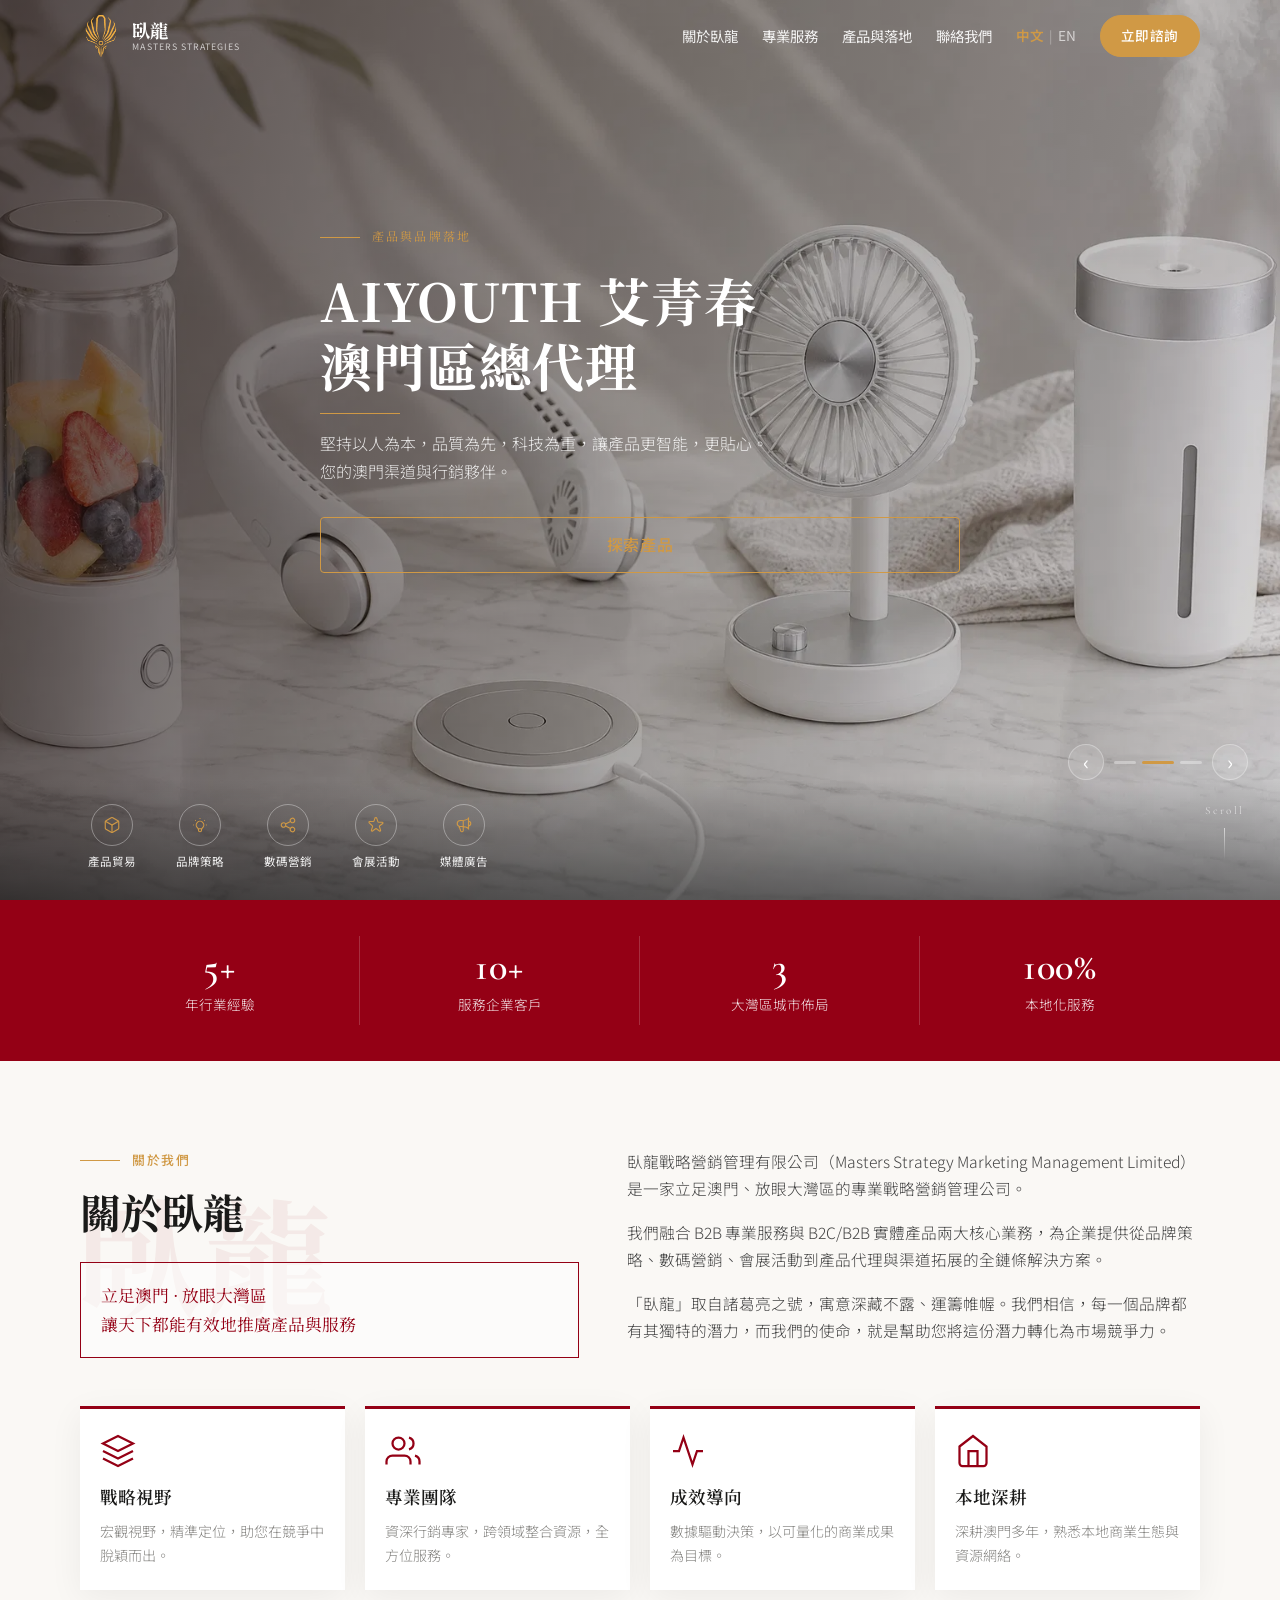
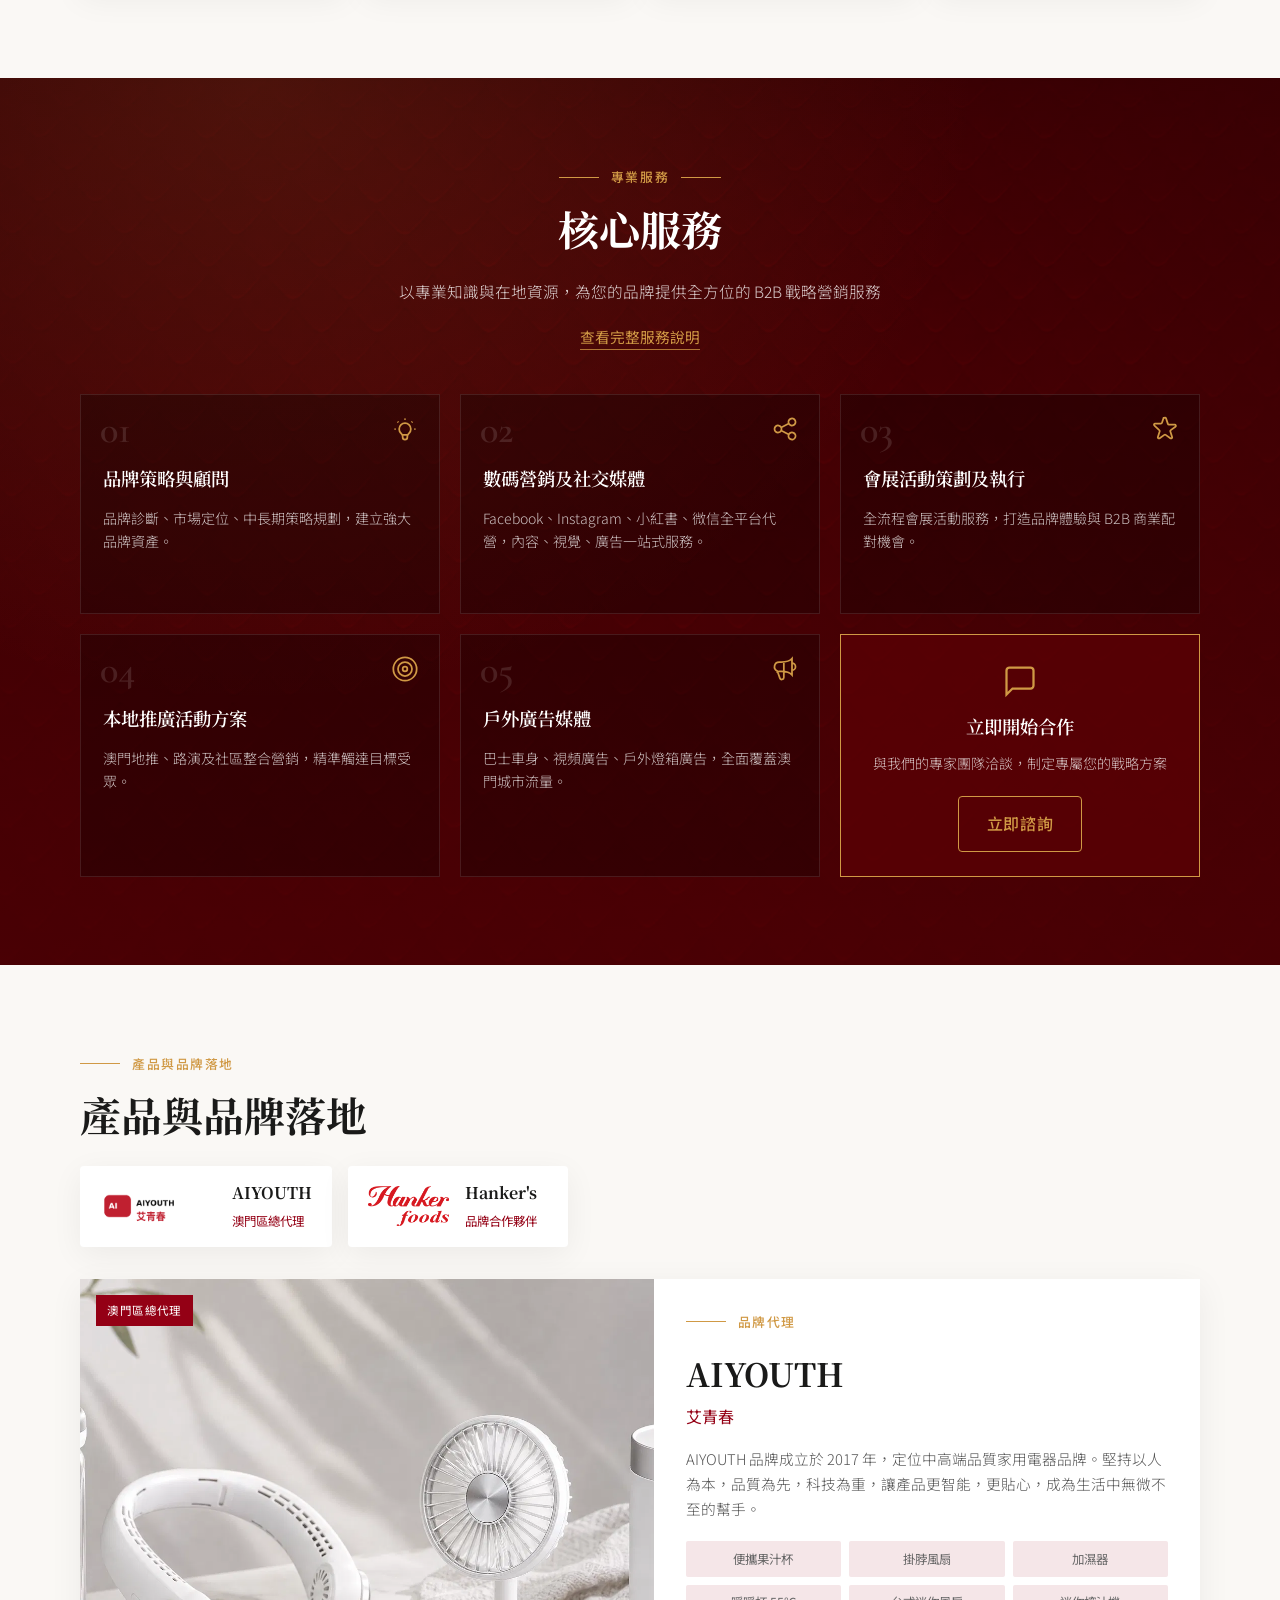
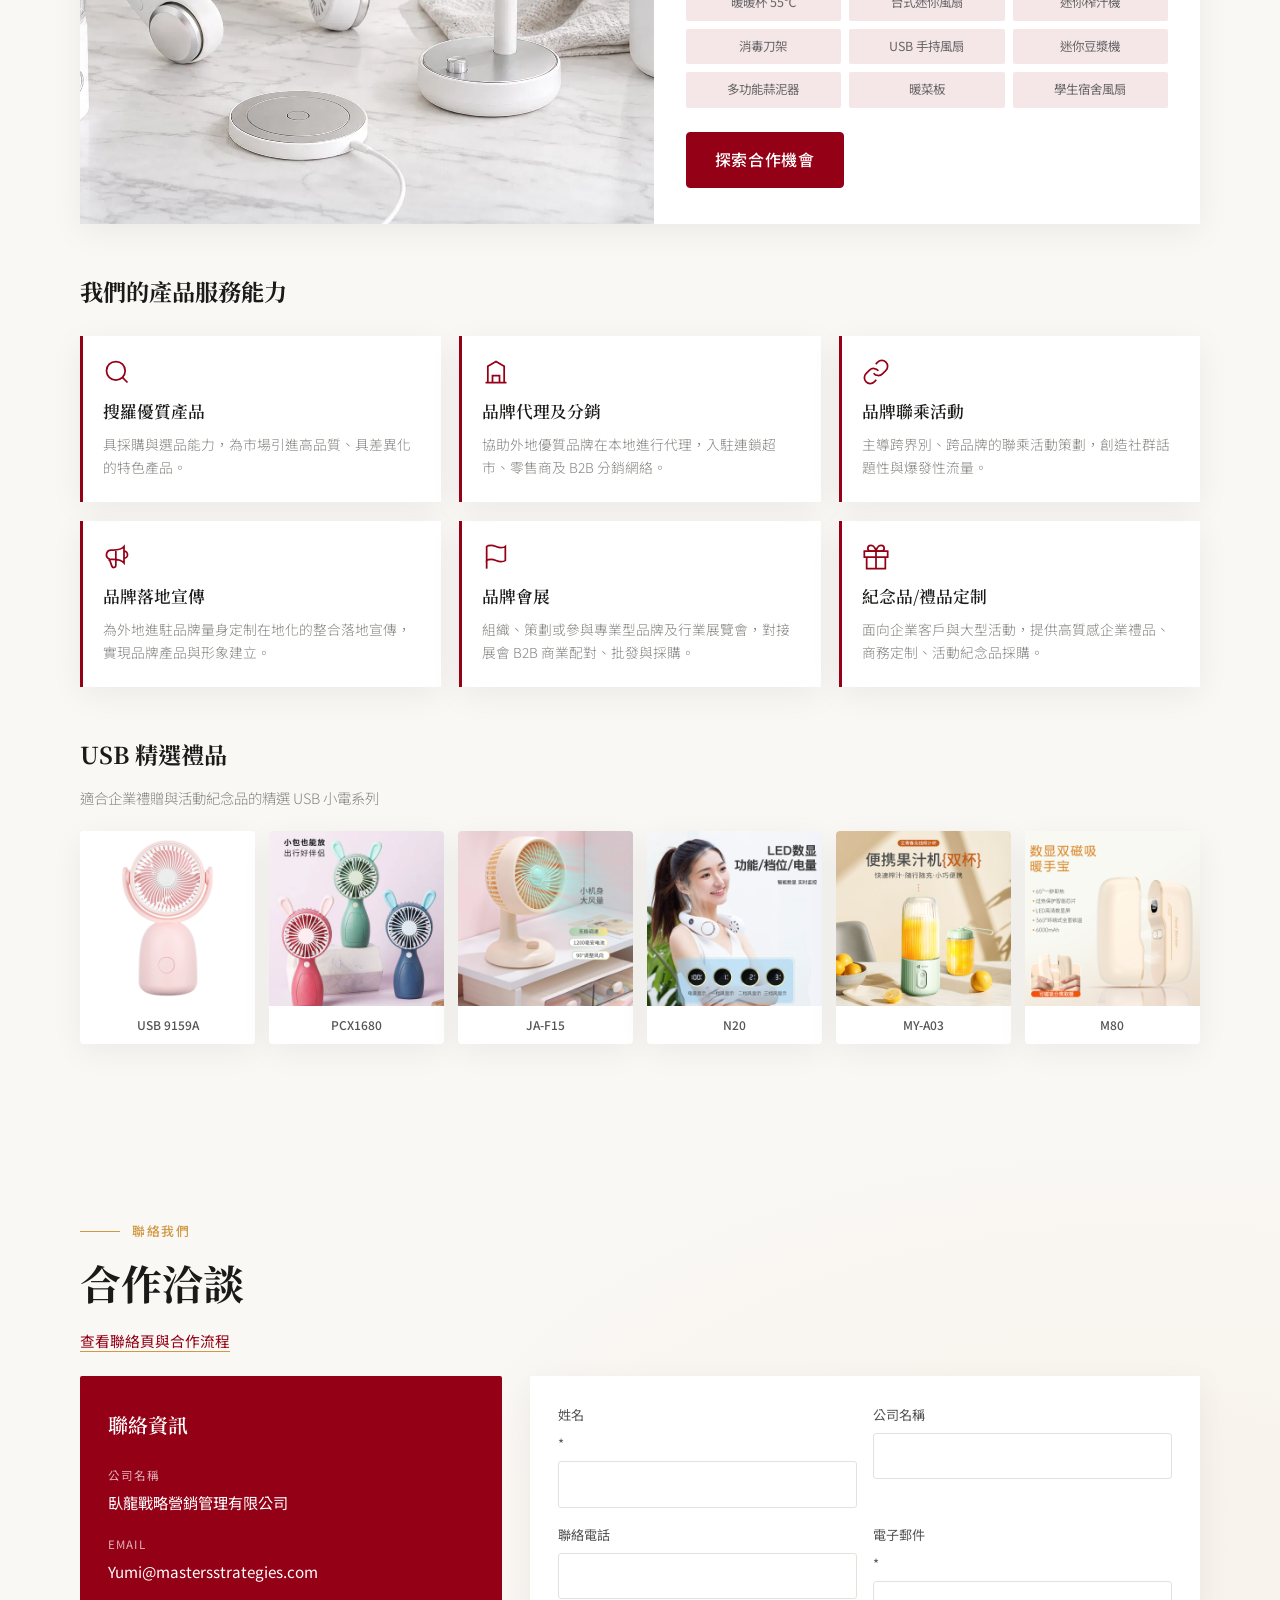
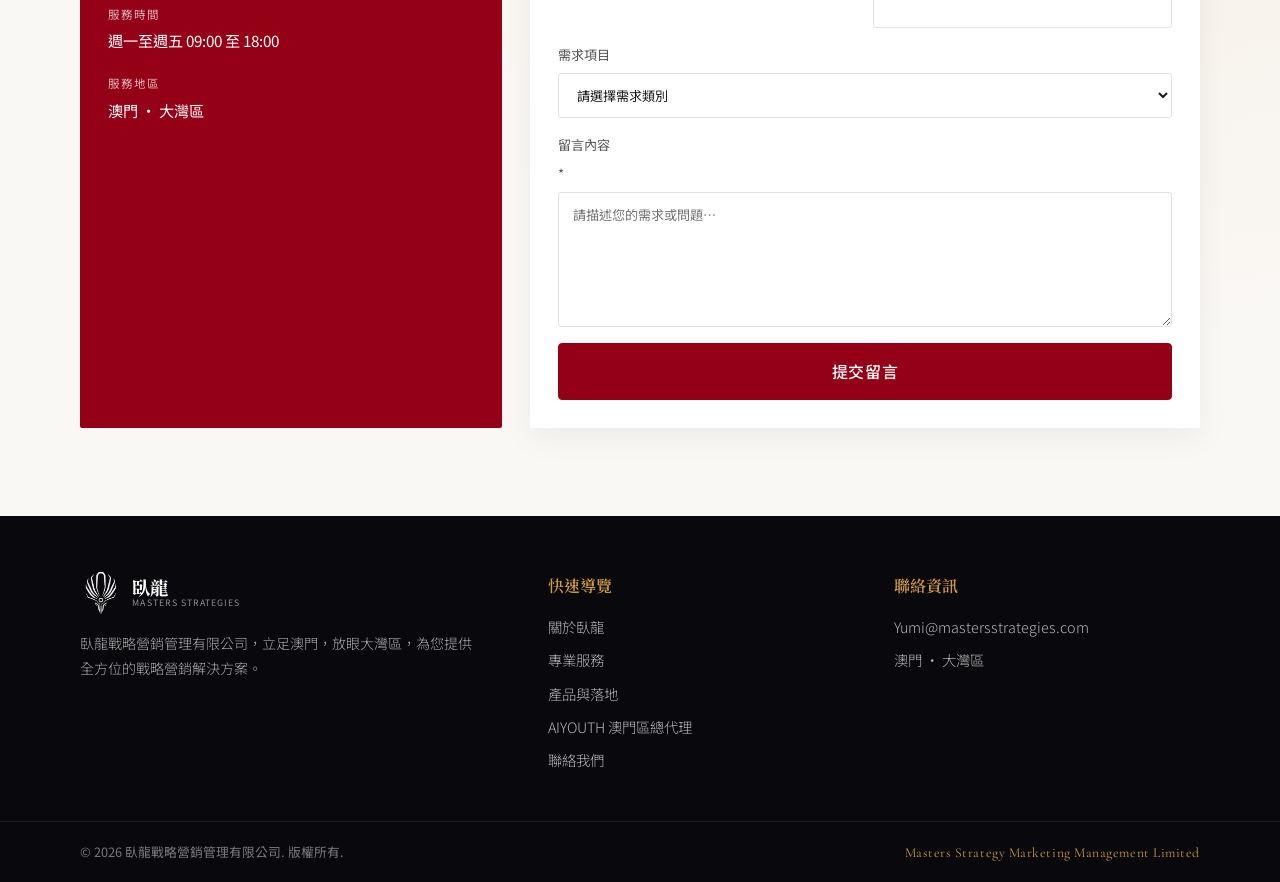
<file: index.html>
<!DOCTYPE html>
<html lang="zh-Hant-MO">
<head>
<meta charset="utf-8">
<meta name="viewport" content="width=device-width, initial-scale=1">
<title>臥龍戰略營銷管理有限公司 | Masters Strategy Marketing Management</title>
<meta name="description" content="臥龍戰略營銷管理有限公司（Masters Strategy）立足澳門，提供品牌策略、數碼營銷、會展活動、戶外廣告及產品代理等全方位 B2B 戰略營銷服務。">
<link rel="canonical" href="https://mastersstrategies.com/">
<meta property="og:title" content="臥龍戰略營銷管理有限公司 | Masters Strategy Marketing Management">
<meta property="og:description" content="臥龍戰略營銷管理有限公司（Masters Strategy）立足澳門，提供品牌策略、數碼營銷、會展活動、戶外廣告及產品代理等全方位 B2B 戰略營銷服務。">
<meta property="og:url" content="https://mastersstrategies.com/">
<meta property="og:type" content="website">
<meta property="og:image" content="https://mastersstrategies.com/assets/manus/banner_day.webp">
<link rel="icon" href="assets/logo.webp" type="image/webp">
<link rel="preconnect" href="https://fonts.googleapis.com">
<link rel="preconnect" href="https://fonts.gstatic.com" crossorigin>
<link href="https://fonts.googleapis.com/css2?family=Cormorant+Garamond:wght@400;500;600;700&family=Noto+Sans+TC:wght@300;400;500;600;700&family=Noto+Serif+TC:wght@400;500;600;700&display=swap" rel="stylesheet">
<link rel="stylesheet" href="styles.css">
</head>
<body>
<a class="skip-link" href="#main">跳至內容</a>

<!-- ========== NAV ========== -->
<header class="site-nav" id="siteNav">
  <div class="nav-inner container">
    <a class="nav-logo" href="#top" aria-label="臥龍戰略營銷">
      <img src="assets/logo-mark.png" alt="臥龍" width="44" height="44">
      <span class="nav-logo-text">
        <strong data-i18n="nav.brand">臥龍</strong>
        <small>MASTERS STRATEGIES</small>
      </span>
    </a>
    <button class="nav-toggle" id="navToggle" aria-label="選單" aria-expanded="false">
      <span></span><span></span><span></span>
    </button>
    <nav class="nav-links" id="navLinks">
      <a href="#about" data-i18n="nav.about">關於臥龍</a>
      <a href="#services" data-i18n="nav.services">專業服務</a>
      <a href="#products" data-i18n="nav.products">產品與落地</a>
      <a href="#contact" data-i18n="nav.contact">聯絡我們</a>
      <div class="lang-switch" role="group" aria-label="Language">
        <button type="button" class="lang-btn is-active" data-lang="zh">中文</button>
        <span class="lang-sep">|</span>
        <button type="button" class="lang-btn" data-lang="en">EN</button>
      </div>
      <a class="btn btn-gold nav-cta" href="#contact" data-i18n="cta.consult">立即諮詢</a>
    </nav>
  </div>
</header>

<main id="main">
<!-- ========== HERO ========== -->
<section class="hero" id="top" aria-label="Hero">
  <div class="hero-slides" id="heroSlides">
    <!-- Slide 1 -->
    <article class="hero-slide is-active" data-slide="0">
      <div class="hero-bg" style="background-image:url('assets/manus/banner_day.webp')"></div>
      <div class="hero-overlay hero-overlay--dark"></div>
      <div class="container hero-content">
        <div class="hero-eyebrow">
          <span class="gold-line"></span>
          <span data-i18n="hero1.tag">專業戰略營銷</span>
        </div>
        <h1 class="hero-title" data-i18n-html="hero1.title">讓天下都能有效地<br>推廣產品與服務</h1>
        <p class="hero-sub" data-i18n="hero1.sub">臥龍戰略營銷管理有限公司，您最可靠的商業夥伴</p>
        <a class="btn btn-crimson" href="#contact" data-i18n="cta.consult">立即諮詢</a>
      </div>
    </article>
    <!-- Slide 2 -->
    <article class="hero-slide" data-slide="1">
      <div class="hero-bg" style="background-image:url('assets/manus/products_showcase.webp')"></div>
      <div class="hero-overlay hero-overlay--warm"></div>
      <div class="container hero-content">
        <div class="hero-eyebrow">
          <span class="gold-line"></span>
          <span data-i18n="hero2.tag">產品與品牌落地</span>
        </div>
        <h2 class="hero-title" data-i18n-html="hero2.title">AIYOUTH 艾青春<br>澳門區總代理</h2>
        <p class="hero-sub" data-i18n="hero2.sub">堅持以人為本，品質為先，科技為重，讓產品更智能，更貼心。您的澳門渠道與行銷夥伴。</p>
        <a class="btn btn-gold-outline" href="aiyouth-macau/" data-i18n="cta.explore">探索產品</a>
      </div>
    </article>
    <!-- Slide 3 -->
    <article class="hero-slide" data-slide="2">
      <div class="hero-bg" style="background-image:url('assets/manus/services_bg.webp')"></div>
      <div class="hero-overlay hero-overlay--burgundy"></div>
      <div class="container hero-content">
        <div class="hero-eyebrow">
          <span class="gold-line"></span>
          <span data-i18n="hero3.tag">專業營銷服務</span>
        </div>
        <h2 class="hero-title" data-i18n-html="hero3.title">品牌策略 · 數碼營銷<br>會展活動 · 媒體廣告</h2>
        <p class="hero-sub" data-i18n="hero3.sub">以專業知識與在地資源，為您的品牌提供全方位的 B2B 戰略營銷服務</p>
        <a class="btn btn-crimson" href="#services" data-i18n="cta.services">了解服務</a>
      </div>
    </article>
  </div>

  <div class="hero-chips">
    <div class="container hero-chips-row">
      <div class="chip">
        <span class="chip-icon" aria-hidden="true">
          <svg viewBox="0 0 24 24" fill="none" stroke="currentColor" stroke-width="1.5"><path d="M21 16V8a2 2 0 0 0-1-1.73l-7-4a2 2 0 0 0-2 0l-7 4A2 2 0 0 0 3 8v8a2 2 0 0 0 1 1.73l7 4a2 2 0 0 0 2 0l7-4A2 2 0 0 0 21 16z"/><polyline points="3.27 6.96 12 12.01 20.73 6.96"/><line x1="12" y1="22.08" x2="12" y2="12"/></svg>
        </span>
        <span data-i18n="chip.trade">產品貿易</span>
      </div>
      <div class="chip">
        <span class="chip-icon" aria-hidden="true">
          <svg viewBox="0 0 24 24" fill="none" stroke="currentColor" stroke-width="1.5"><path d="M9.663 17h4.673M12 3v1m6.364 1.636l-.707.707M21 12h-1M4 12H3m3.343-5.657l-.707-.707m2.828 9.9a5 5 0 1 1 7.072 0l-.548.547A3.374 3.374 0 0 0 14 18.469V19a2 2 0 1 1-4 0v-.531c0-.895-.356-1.754-.988-2.386l-.548-.547z"/></svg>
        </span>
        <span data-i18n="chip.brand">品牌策略</span>
      </div>
      <div class="chip">
        <span class="chip-icon" aria-hidden="true">
          <svg viewBox="0 0 24 24" fill="none" stroke="currentColor" stroke-width="1.5"><path d="M8.684 13.342C8.886 12.938 9 12.482 9 12c0-.482-.114-.938-.316-1.342m0 2.684a3 3 0 1 1 0-2.684m0 2.684 6.632 3.316m-6.632-6 6.632-3.316m0 0a3 3 0 1 0 5.367-2.684 3 3 0 0 0-5.367 2.684zm0 9.316a3 3 0 1 0 5.368 2.684 3 3 0 0 0-5.368-2.684z"/></svg>
        </span>
        <span data-i18n="chip.digital">數碼營銷</span>
      </div>
      <div class="chip">
        <span class="chip-icon" aria-hidden="true">
          <svg viewBox="0 0 24 24" fill="none" stroke="currentColor" stroke-width="1.5"><path d="M11.049 2.927c.3-.921 1.603-.921 1.902 0l1.519 4.674a1 1 0 0 0 .95.69h4.915c.969 0 1.371 1.24.588 1.81l-3.976 2.888a1 1 0 0 0-.363 1.118l1.518 4.674c.3.922-.755 1.688-1.538 1.118l-3.976-2.888a1 1 0 0 0-1.176 0l-3.976 2.888c-.783.57-1.838-.197-1.538-1.118l1.518-4.674a1 1 0 0 0-.363-1.118L2.98 9.1c-.783-.57-.38-1.81.588-1.81h4.914a1 1 0 0 0 .951-.69l1.519-4.674z"/></svg>
        </span>
        <span data-i18n="chip.events">會展活動</span>
      </div>
      <div class="chip">
        <span class="chip-icon" aria-hidden="true">
          <svg viewBox="0 0 24 24" fill="none" stroke="currentColor" stroke-width="1.5"><path d="M11 5.882V19.24a1.76 1.76 0 0 1-3.417.592l-2.147-6.15M18 13a3 3 0 1 0 0-6M5.436 13.683A4.001 4.001 0 0 1 7 6h1.832c4.1 0 7.625-1.234 9.168-3v14c-1.543-1.766-5.067-3-9.168-3H7a3.988 3.988 0 0 0-1.564.317z"/></svg>
        </span>
        <span data-i18n="chip.media">媒體廣告</span>
      </div>
    </div>
  </div>

  <div class="hero-controls">
    <button type="button" class="hero-arrow" id="heroPrev" aria-label="上一張">‹</button>
    <div class="hero-dots" id="heroDots" role="tablist"></div>
    <button type="button" class="hero-arrow" id="heroNext" aria-label="下一張">›</button>
  </div>
  <div class="hero-scroll" aria-hidden="true">
    <span>Scroll</span>
    <i></i>
  </div>
</section>

<!-- ========== STATS ========== -->
<section class="stats" aria-label="Stats">
  <div class="container stats-grid">
    <div class="stat">
      <strong data-i18n="stat1.num">5+</strong>
      <span data-i18n="stat1.label">年行業經驗</span>
    </div>
    <div class="stat">
      <strong data-i18n="stat2.num">10+</strong>
      <span data-i18n="stat2.label">服務企業客戶</span>
    </div>
    <div class="stat">
      <strong data-i18n="stat3.num">3</strong>
      <span data-i18n="stat3.label">大灣區城市佈局</span>
    </div>
    <div class="stat">
      <strong data-i18n="stat4.num">100%</strong>
      <span data-i18n="stat4.label">本地化服務</span>
    </div>
  </div>
</section>

<!-- ========== ABOUT ========== -->
<section class="about section" id="about">
  <div class="container">
    <div class="about-grid">
      <div class="about-left">
        <div class="section-label">
          <span class="gold-line"></span>
          <span data-i18n="about.label">關於我們</span>
        </div>
        <h2 class="section-title" data-i18n="about.title">關於臥龍</h2>
        <div class="about-watermark" aria-hidden="true">臥龍</div>
        <blockquote class="about-quote" data-i18n-html="about.quote">立足澳門 · 放眼大灣區<br>讓天下都能有效地推廣產品與服務</blockquote>
      </div>
      <div class="about-right">
        <p data-i18n="about.p1">臥龍戰略營銷管理有限公司（Masters Strategy Marketing Management Limited）是一家立足澳門、放眼大灣區的專業戰略營銷管理公司。</p>
        <p data-i18n="about.p2">我們融合 B2B 專業服務與 B2C/B2B 實體產品兩大核心業務，為企業提供從品牌策略、數碼營銷、會展活動到產品代理與渠道拓展的全鏈條解決方案。</p>
        <p data-i18n="about.p3">「臥龍」取自諸葛亮之號，寓意深藏不露、運籌帷幄。我們相信，每一個品牌都有其獨特的潛力，而我們的使命，就是幫助您將這份潛力轉化為市場競爭力。</p>
      </div>
    </div>
    <div class="feature-grid">
      <article class="feature-card">
        <div class="feature-icon" aria-hidden="true">
          <svg viewBox="0 0 24 24" fill="none" stroke="currentColor" stroke-width="1.5"><path d="M12 2L2 7l10 5 10-5-10-5zM2 17l10 5 10-5M2 12l10 5 10-5"/></svg>
        </div>
        <h3 data-i18n="feat1.title">戰略視野</h3>
        <p data-i18n="feat1.desc">宏觀視野，精準定位，助您在競爭中脫穎而出。</p>
      </article>
      <article class="feature-card">
        <div class="feature-icon" aria-hidden="true">
          <svg viewBox="0 0 24 24" fill="none" stroke="currentColor" stroke-width="1.5"><path d="M17 21v-2a4 4 0 0 0-4-4H5a4 4 0 0 0-4 4v2"/><circle cx="9" cy="7" r="4"/><path d="M23 21v-2a4 4 0 0 0-3-3.87M16 3.13a4 4 0 0 1 0 7.75"/></svg>
        </div>
        <h3 data-i18n="feat2.title">專業團隊</h3>
        <p data-i18n="feat2.desc">資深行銷專家，跨領域整合資源，全方位服務。</p>
      </article>
      <article class="feature-card">
        <div class="feature-icon" aria-hidden="true">
          <svg viewBox="0 0 24 24" fill="none" stroke="currentColor" stroke-width="1.5"><path d="M22 12h-4l-3 9L9 3l-3 9H2"/></svg>
        </div>
        <h3 data-i18n="feat3.title">成效導向</h3>
        <p data-i18n="feat3.desc">數據驅動決策，以可量化的商業成果為目標。</p>
      </article>
      <article class="feature-card">
        <div class="feature-icon" aria-hidden="true">
          <svg viewBox="0 0 24 24" fill="none" stroke="currentColor" stroke-width="1.5"><path d="M3 9l9-7 9 7v11a2 2 0 0 1-2 2H5a2 2 0 0 1-2-2z"/><polyline points="9 22 9 12 15 12 15 22"/></svg>
        </div>
        <h3 data-i18n="feat4.title">本地深耕</h3>
        <p data-i18n="feat4.desc">深耕澳門多年，熟悉本地商業生態與資源網絡。</p>
      </article>
    </div>
  </div>
</section>

<!-- ========== SERVICES ========== -->
<section class="services section" id="services">
  <div class="container">
    <div class="services-head">
      <div class="section-label section-label--light">
        <span class="gold-line"></span>
        <span data-i18n="services.label">專業服務</span>
        <span class="gold-line"></span>
      </div>
      <h2 class="section-title section-title--light" data-i18n="services.title">核心服務</h2>
      <p class="services-lead" data-i18n="services.lead">以專業知識與在地資源，為您的品牌提供全方位的 B2B 戰略營銷服務</p>
      <p class="services-more-wrap"><a class="services-more" href="services/" data-i18n="services.more">查看完整服務說明</a></p>
    </div>
    <div class="services-grid">
      <article class="service-card">
        <span class="service-num">01</span>
        <div class="service-icon" aria-hidden="true">
          <svg viewBox="0 0 24 24" fill="none" stroke="currentColor" stroke-width="1.5"><path d="M9.663 17h4.673M12 3v1m6.364 1.636l-.707.707M21 12h-1M4 12H3m3.343-5.657l-.707-.707m2.828 9.9a5 5 0 1 1 7.072 0l-.548.547A3.374 3.374 0 0 0 14 18.469V19a2 2 0 1 1-4 0v-.531c0-.895-.356-1.754-.988-2.386l-.548-.547z"/></svg>
        </div>
        <h3 data-i18n="svc1.title">品牌策略與顧問</h3>
        <p data-i18n="svc1.desc">品牌診斷、市場定位、中長期策略規劃，建立強大品牌資產。</p>
      </article>
      <article class="service-card">
        <span class="service-num">02</span>
        <div class="service-icon" aria-hidden="true">
          <svg viewBox="0 0 24 24" fill="none" stroke="currentColor" stroke-width="1.5"><path d="M8.684 13.342C8.886 12.938 9 12.482 9 12c0-.482-.114-.938-.316-1.342m0 2.684a3 3 0 1 1 0-2.684m0 2.684 6.632 3.316m-6.632-6 6.632-3.316m0 0a3 3 0 1 0 5.367-2.684 3 3 0 0 0-5.367 2.684zm0 9.316a3 3 0 1 0 5.368 2.684 3 3 0 0 0-5.368-2.684z"/></svg>
        </div>
        <h3 data-i18n="svc2.title">數碼營銷及社交媒體</h3>
        <p data-i18n="svc2.desc">Facebook、Instagram、小紅書、微信全平台代營，內容、視覺、廣告一站式服務。</p>
      </article>
      <article class="service-card">
        <span class="service-num">03</span>
        <div class="service-icon" aria-hidden="true">
          <svg viewBox="0 0 24 24" fill="none" stroke="currentColor" stroke-width="1.5"><path d="M11.049 2.927c.3-.921 1.603-.921 1.902 0l1.519 4.674a1 1 0 0 0 .95.69h4.915c.969 0 1.371 1.24.588 1.81l-3.976 2.888a1 1 0 0 0-.363 1.118l1.518 4.674c.3.922-.755 1.688-1.538 1.118l-3.976-2.888a1 1 0 0 0-1.176 0l-3.976 2.888c-.783.57-1.838-.197-1.538-1.118l1.518-4.674a1 1 0 0 0-.363-1.118L2.98 9.1c-.783-.57-.38-1.81.588-1.81h4.914a1 1 0 0 0 .951-.69l1.519-4.674z"/></svg>
        </div>
        <h3 data-i18n="svc3.title">會展活動策劃及執行</h3>
        <p data-i18n="svc3.desc">全流程會展活動服務，打造品牌體驗與 B2B 商業配對機會。</p>
      </article>
      <article class="service-card">
        <span class="service-num">04</span>
        <div class="service-icon" aria-hidden="true">
          <svg viewBox="0 0 24 24" fill="none" stroke="currentColor" stroke-width="1.5"><circle cx="12" cy="12" r="10"/><circle cx="12" cy="12" r="6"/><circle cx="12" cy="12" r="2"/></svg>
        </div>
        <h3 data-i18n="svc4.title">本地推廣活動方案</h3>
        <p data-i18n="svc4.desc">澳門地推、路演及社區整合營銷，精準觸達目標受眾。</p>
      </article>
      <article class="service-card">
        <span class="service-num">05</span>
        <div class="service-icon" aria-hidden="true">
          <svg viewBox="0 0 24 24" fill="none" stroke="currentColor" stroke-width="1.5"><path d="M11 5.882V19.24a1.76 1.76 0 0 1-3.417.592l-2.147-6.15M18 13a3 3 0 1 0 0-6M5.436 13.683A4.001 4.001 0 0 1 7 6h1.832c4.1 0 7.625-1.234 9.168-3v14c-1.543-1.766-5.067-3-9.168-3H7a3.988 3.988 0 0 0-1.564.317z"/></svg>
        </div>
        <h3 data-i18n="svc5.title">戶外廣告媒體</h3>
        <p data-i18n="svc5.desc">巴士車身、視頻廣告、戶外燈箱廣告，全面覆蓋澳門城市流量。</p>
      </article>
      <article class="service-card service-card--cta">
        <div class="service-icon" aria-hidden="true">
          <svg viewBox="0 0 24 24" fill="none" stroke="currentColor" stroke-width="1.5"><path d="M21 15a2 2 0 0 1-2 2H7l-4 4V5a2 2 0 0 1 2-2h14a2 2 0 0 1 2 2z"/></svg>
        </div>
        <h3 data-i18n="svcCta.title">立即開始合作</h3>
        <p data-i18n="svcCta.desc">與我們的專家團隊洽談，制定專屬您的戰略方案</p>
        <a class="btn btn-gold-outline" href="#contact" data-i18n="cta.consult">立即諮詢</a>
      </article>
    </div>
  </div>
</section>

<!-- ========== PRODUCTS ========== -->
<section class="products section" id="products">
  <div class="container">
    <div class="section-label">
      <span class="gold-line"></span>
      <span data-i18n="products.label">產品與品牌落地</span>
    </div>
    <h2 class="section-title" data-i18n="products.title">產品與品牌落地</h2>

    <!-- Brand partners row -->
    <div class="brand-partners">
      <a class="brand-partner-card" href="aiyouth-macau/">
        <img src="assets/brands/aiyouth-logo.png" alt="AIYOUTH" class="brand-logo">
        <div>
          <strong>AIYOUTH</strong>
          <span data-i18n="brand.aiyouth.role">澳門區總代理</span>
        </div>
      </a>
      <div class="brand-partner-card">
        <img src="assets/brands/hankers-logo.png" alt="Hanker's" class="brand-logo">
        <div>
          <strong>Hanker's</strong>
          <span data-i18n="brand.hanker.role">品牌合作夥伴</span>
        </div>
      </div>
    </div>

    <!-- AIYOUTH split card -->
    <div class="aiyouth-card">
      <div class="aiyouth-visual">
        <img src="assets/manus/products_showcase.webp" alt="AIYOUTH 艾青春 USB 小家電產品展示" loading="lazy">
        <span class="aiyouth-badge" data-i18n="brand.aiyouth.badge">澳門區總代理</span>
      </div>
      <div class="aiyouth-body">
        <div class="section-label">
          <span class="gold-line"></span>
          <span data-i18n="brand.agency">品牌代理</span>
        </div>
        <h3 class="aiyouth-name">AIYOUTH</h3>
        <p class="aiyouth-cn">艾青春</p>
        <p class="aiyouth-desc" data-i18n="brand.aiyouth.desc">AIYOUTH 品牌成立於 2017 年，定位中高端品質家用電器品牌。堅持以人為本，品質為先，科技為重，讓產品更智能，更貼心，成為生活中無微不至的幫手。</p>
        <div class="product-tags" id="productTags">
          <span data-i18n="tag.1">便攜果汁杯</span>
          <span data-i18n="tag.2">掛脖風扇</span>
          <span data-i18n="tag.3">加濕器</span>
          <span data-i18n="tag.4">暖暖杯 55℃</span>
          <span data-i18n="tag.5">台式迷你風扇</span>
          <span data-i18n="tag.6">迷你榨汁機</span>
          <span data-i18n="tag.7">消毒刀架</span>
          <span data-i18n="tag.8">USB 手持風扇</span>
          <span data-i18n="tag.9">迷你豆漿機</span>
          <span data-i18n="tag.10">多功能蒜泥器</span>
          <span data-i18n="tag.11">暖菜板</span>
          <span data-i18n="tag.12">學生宿舍風扇</span>
        </div>
        <a class="btn btn-crimson" href="aiyouth-macau/" data-i18n="cta.cooperation">探索合作機會</a>
      </div>
    </div>

    <!-- Capabilities -->
    <h3 class="caps-title" data-i18n="caps.title">我們的產品服務能力</h3>
    <div class="caps-grid">
      <article class="cap-card">
        <div class="cap-icon" aria-hidden="true">
          <svg viewBox="0 0 24 24" fill="none" stroke="currentColor" stroke-width="1.5"><circle cx="11" cy="11" r="8"/><path d="m21 21-4.35-4.35"/></svg>
        </div>
        <h4 data-i18n="cap1.title">搜羅優質產品</h4>
        <p data-i18n="cap1.desc">具採購與選品能力，為市場引進高品質、具差異化的特色產品。</p>
      </article>
      <article class="cap-card">
        <div class="cap-icon" aria-hidden="true">
          <svg viewBox="0 0 24 24" fill="none" stroke="currentColor" stroke-width="1.5"><path d="M3 21h18M5 21V7l7-4 7 4v14M9 21v-6h6v6"/></svg>
        </div>
        <h4 data-i18n="cap2.title">品牌代理及分銷</h4>
        <p data-i18n="cap2.desc">協助外地優質品牌在本地進行代理，入駐連鎖超市、零售商及 B2B 分銷網絡。</p>
      </article>
      <article class="cap-card">
        <div class="cap-icon" aria-hidden="true">
          <svg viewBox="0 0 24 24" fill="none" stroke="currentColor" stroke-width="1.5"><path d="M10 13a5 5 0 0 0 7.54.54l3-3a5 5 0 0 0-7.07-7.07l-1.72 1.71"/><path d="M14 11a5 5 0 0 0-7.54-.54l-3 3a5 5 0 0 0 7.07 7.07l1.71-1.71"/></svg>
        </div>
        <h4 data-i18n="cap3.title">品牌聯乘活動</h4>
        <p data-i18n="cap3.desc">主導跨界別、跨品牌的聯乘活動策劃，創造社群話題性與爆發性流量。</p>
      </article>
      <article class="cap-card">
        <div class="cap-icon" aria-hidden="true">
          <svg viewBox="0 0 24 24" fill="none" stroke="currentColor" stroke-width="1.5"><path d="M11 5.882V19.24a1.76 1.76 0 0 1-3.417.592l-2.147-6.15M18 13a3 3 0 1 0 0-6M5.436 13.683A4.001 4.001 0 0 1 7 6h1.832c4.1 0 7.625-1.234 9.168-3v14c-1.543-1.766-5.067-3-9.168-3H7a3.988 3.988 0 0 0-1.564.317z"/></svg>
        </div>
        <h4 data-i18n="cap4.title">品牌落地宣傳</h4>
        <p data-i18n="cap4.desc">為外地進駐品牌量身定制在地化的整合落地宣傳，實現品牌產品與形象建立。</p>
      </article>
      <article class="cap-card">
        <div class="cap-icon" aria-hidden="true">
          <svg viewBox="0 0 24 24" fill="none" stroke="currentColor" stroke-width="1.5"><path d="M4 15s1-1 4-1 5 2 8 2 4-1 4-1V3s-1 1-4 1-5-2-8-2-4 1-4 1z"/><line x1="4" y1="22" x2="4" y2="15"/></svg>
        </div>
        <h4 data-i18n="cap5.title">品牌會展</h4>
        <p data-i18n="cap5.desc">組織、策劃或參與專業型品牌及行業展覽會，對接展會 B2B 商業配對、批發與採購。</p>
      </article>
      <article class="cap-card">
        <div class="cap-icon" aria-hidden="true">
          <svg viewBox="0 0 24 24" fill="none" stroke="currentColor" stroke-width="1.5"><path d="M20 12v10H4V12"/><path d="M2 7h20v5H2z"/><path d="M12 22V7"/><path d="M12 7H7.5a2.5 2.5 0 0 1 0-5C11 2 12 7 12 7z"/><path d="M12 7h4.5a2.5 2.5 0 0 0 0-5C13 2 12 7 12 7z"/></svg>
        </div>
        <h4 data-i18n="cap6.title">紀念品/禮品定制</h4>
        <p data-i18n="cap6.desc">面向企業客戶與大型活動，提供高質感企業禮品、商務定制、活動紀念品採購。</p>
      </article>
    </div>

    <!-- Compact USB gifts row -->
    <div class="usb-gifts">
      <h3 class="caps-title" data-i18n="usb.title">USB 精選禮品</h3>
      <p class="usb-lead" data-i18n="usb.lead">適合企業禮贈與活動紀念品的精選 USB 小電系列</p>
      <div class="usb-grid">
        <figure class="usb-item">
          <img src="assets/USB_9159A_fan.jpg" alt="USB 手持風扇" loading="lazy">
          <figcaption>USB 9159A</figcaption>
        </figure>
        <figure class="usb-item">
          <img src="assets/PCX1680_bunny_fan.jpg" alt="USB 風扇" loading="lazy">
          <figcaption>PCX1680</figcaption>
        </figure>
        <figure class="usb-item">
          <img src="assets/JA-F15_desktop_fan.jpg" alt="台式風扇" loading="lazy">
          <figcaption>JA-F15</figcaption>
        </figure>
        <figure class="usb-item">
          <img src="assets/N20_neck_fan.jpg" alt="掛脖風扇" loading="lazy">
          <figcaption>N20</figcaption>
        </figure>
        <figure class="usb-item">
          <img src="assets/MY-A03_juice_cup.jpg" alt="果汁杯" loading="lazy">
          <figcaption>MY-A03</figcaption>
        </figure>
        <figure class="usb-item">
          <img src="assets/M80_hand_warmer.jpg" alt="暖手寶" loading="lazy">
          <figcaption>M80</figcaption>
        </figure>
      </div>
    </div>
  </div>
</section>

<!-- ========== CONTACT ========== -->
<section class="contact section" id="contact">
  <div class="container">
    <div class="section-label">
      <span class="gold-line"></span>
      <span data-i18n="contact.label">聯絡我們</span>
    </div>
    <h2 class="section-title" data-i18n="contact.title">合作洽談</h2>
    <p class="contact-page-link"><a href="contact/" data-i18n="contact.pageLink">查看聯絡頁與合作流程</a></p>
    <div class="contact-grid">
      <aside class="contact-info">
        <h3 data-i18n="contact.info">聯絡資訊</h3>
        <dl>
          <div>
            <dt data-i18n="contact.company">公司名稱</dt>
            <dd data-i18n="contact.companyVal">臥龍戰略營銷管理有限公司</dd>
          </div>
          <div>
            <dt>EMAIL</dt>
            <dd><a href="mailto:Yumi@mastersstrategies.com">Yumi@mastersstrategies.com</a></dd>
          </div>
          <div>
            <dt data-i18n="contact.hours">服務時間</dt>
            <dd data-i18n="contact.hoursVal">週一至週五 09:00 至 18:00</dd>
          </div>
          <div>
            <dt data-i18n="contact.area">服務地區</dt>
            <dd data-i18n="contact.areaVal">澳門 · 大灣區</dd>
          </div>
        </dl>
      </aside>
      <form class="contact-form" id="contactForm" novalidate>
        <div class="form-row">
          <label>
            <span data-i18n="form.name">姓名</span> *
            <input type="text" name="name" required autocomplete="name">
          </label>
          <label>
            <span data-i18n="form.company">公司名稱</span>
            <input type="text" name="company" autocomplete="organization">
          </label>
        </div>
        <div class="form-row">
          <label>
            <span data-i18n="form.phone">聯絡電話</span>
            <input type="tel" name="phone" autocomplete="tel">
          </label>
          <label>
            <span data-i18n="form.email">電子郵件</span> *
            <input type="email" name="email" required autocomplete="email">
          </label>
        </div>
        <label>
          <span data-i18n="form.need">需求項目</span>
          <select name="need">
            <option value="" data-i18n="form.needPlaceholder">請選擇需求類別</option>
            <option value="service" data-i18n="form.needService">服務類 (B2B 戰略營銷)</option>
            <option value="product" data-i18n="form.needProduct">產品類 (品牌代理/分銷)</option>
            <option value="other" data-i18n="form.needOther">其他</option>
          </select>
        </label>
        <label>
          <span data-i18n="form.message">留言內容</span> *
          <textarea name="message" rows="5" required data-i18n-placeholder="form.messagePh" placeholder="請描述您的需求或問題…"></textarea>
        </label>
        <button type="submit" class="btn btn-crimson btn-block" data-i18n="form.submit">提交留言</button>
        <p class="form-note" id="formNote" hidden></p>
      </form>
    </div>
  </div>
</section>
</main>

<!-- ========== FOOTER ========== -->
<footer class="site-footer">
  <div class="container footer-grid">
    <div class="footer-brand">
      <a class="nav-logo footer-logo" href="#top">
        <img src="assets/logo-mark.png" alt="臥龍" width="40" height="40">
        <span class="nav-logo-text">
          <strong data-i18n="nav.brand">臥龍</strong>
          <small>MASTERS STRATEGIES</small>
        </span>
      </a>
      <p data-i18n="footer.desc">臥龍戰略營銷管理有限公司，立足澳門，放眼大灣區，為您提供全方位的戰略營銷解決方案。</p>
    </div>
    <div class="footer-col">
      <h4 data-i18n="footer.quick">快速導覽</h4>
      <a href="#about" data-i18n="nav.about">關於臥龍</a>
      <a href="services/" data-i18n="nav.services">專業服務</a>
      <a href="#products" data-i18n="nav.products">產品與落地</a>
      <a href="aiyouth-macau/" data-i18n="footer.aiyouth">AIYOUTH 澳門區總代理</a>
      <a href="contact/" data-i18n="nav.contact">聯絡我們</a>
    </div>
    <div class="footer-col">
      <h4 data-i18n="footer.contact">聯絡資訊</h4>
      <a href="mailto:Yumi@mastersstrategies.com">Yumi@mastersstrategies.com</a>
      <p data-i18n="contact.areaVal">澳門 · 大灣區</p>
    </div>
  </div>
  <div class="footer-bottom">
    <div class="container footer-bottom-inner">
      <p data-i18n="footer.copy">© 2026 臥龍戰略營銷管理有限公司. 版權所有.</p>
      <p class="footer-en">Masters Strategy Marketing Management Limited</p>
    </div>
  </div>
</footer>

<script src="script.js"></script>
</body>
</html>
</file>
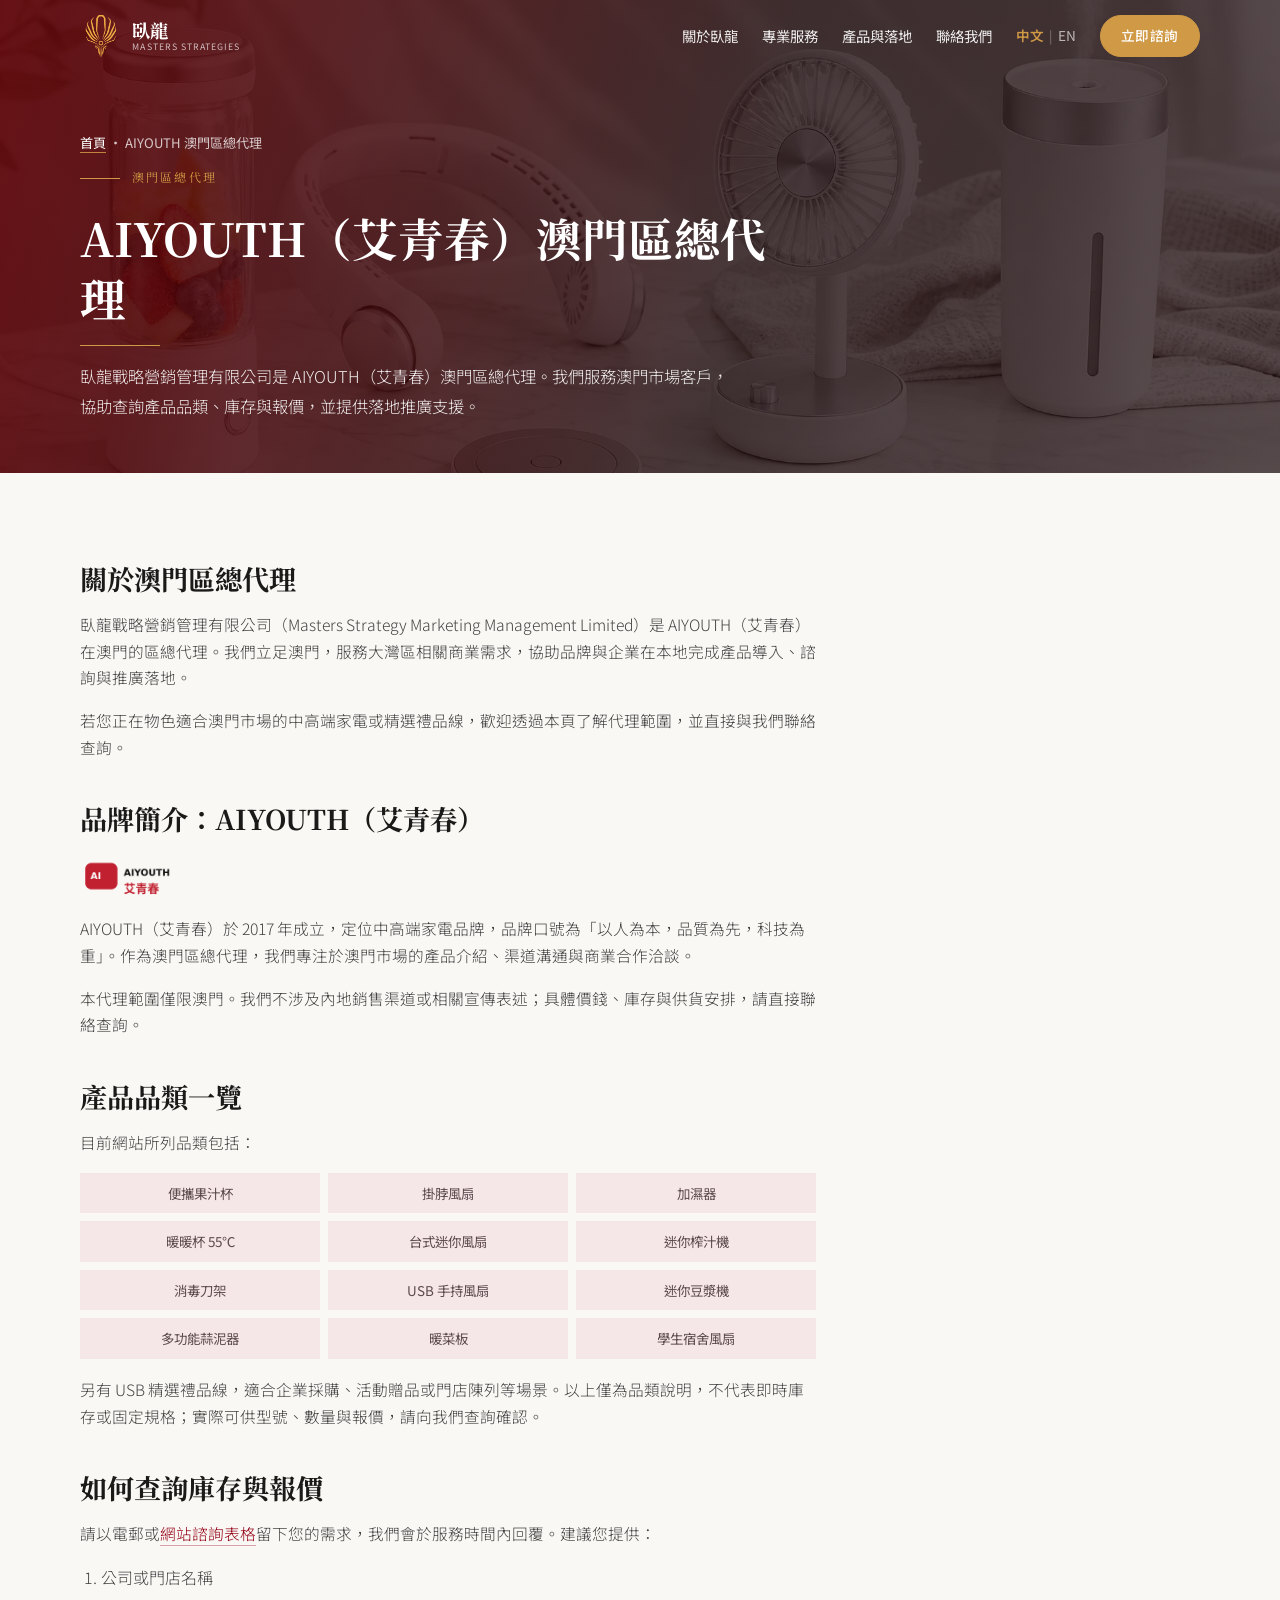
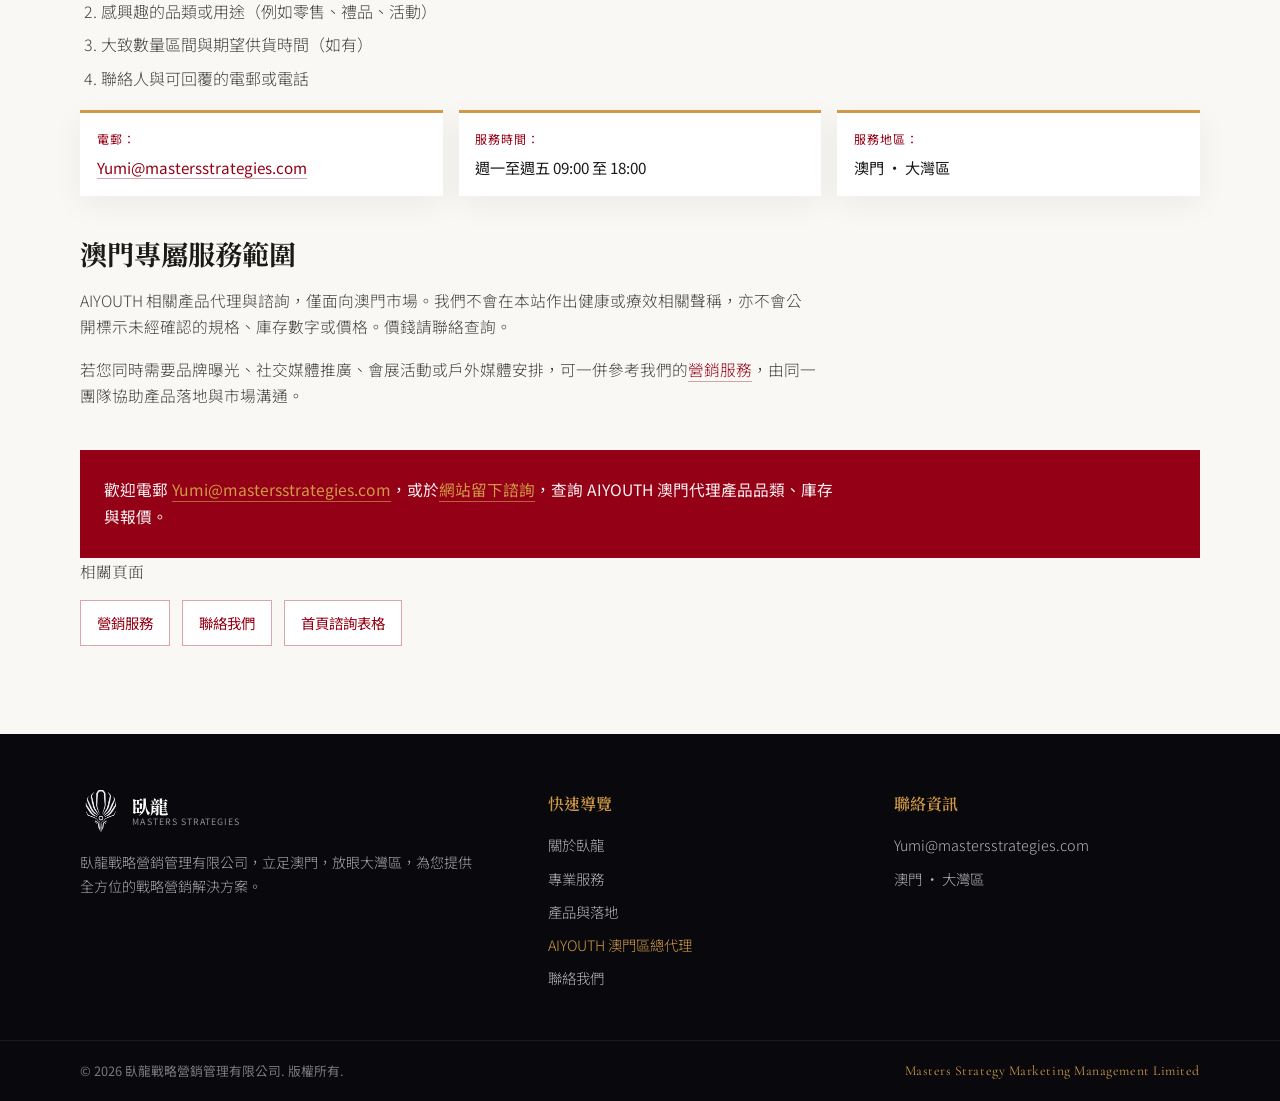
<file: aiyouth-macau/index.html>
<!DOCTYPE html>
<html lang="zh-Hant-MO">
<head>
<meta charset="utf-8">
<meta name="viewport" content="width=device-width, initial-scale=1">
<title>AIYOUTH 澳門區總代理｜臥龍戰略營銷</title>
<meta name="description" content="臥龍戰略營銷管理有限公司是 AIYOUTH（艾青春）澳門區總代理。中高端家電與 USB 禮品線，澳門查詢庫存與報價，歡迎聯絡。">
<link rel="canonical" href="https://mastersstrategies.com/aiyouth-macau/">
<meta property="og:title" content="AIYOUTH 澳門區總代理｜臥龍戰略營銷">
<meta property="og:description" content="臥龍戰略營銷管理有限公司是 AIYOUTH（艾青春）澳門區總代理。中高端家電與 USB 禮品線，澳門查詢庫存與報價，歡迎聯絡。">
<meta property="og:url" content="https://mastersstrategies.com/aiyouth-macau/">
<meta property="og:type" content="website">
<meta property="og:image" content="https://mastersstrategies.com/assets/manus/products_showcase.webp">
<link rel="icon" href="../assets/logo.webp" type="image/webp">
<link rel="preconnect" href="https://fonts.googleapis.com">
<link rel="preconnect" href="https://fonts.gstatic.com" crossorigin>
<link href="https://fonts.googleapis.com/css2?family=Cormorant+Garamond:wght@400;500;600;700&family=Noto+Sans+TC:wght@300;400;500;600;700&family=Noto+Serif+TC:wght@400;500;600;700&display=swap" rel="stylesheet">
<link rel="stylesheet" href="../styles.css">
</head>
<body>
<a class="skip-link" href="#main">跳至內容</a>

<header class="site-nav" id="siteNav">
  <div class="nav-inner container">
    <a class="nav-logo" href="../#top" aria-label="臥龍戰略營銷">
      <img src="../assets/logo-mark.png" alt="臥龍" width="44" height="44">
      <span class="nav-logo-text">
        <strong data-i18n="nav.brand">臥龍</strong>
        <small>MASTERS STRATEGIES</small>
      </span>
    </a>
    <button class="nav-toggle" id="navToggle" aria-label="選單" aria-expanded="false">
      <span></span><span></span><span></span>
    </button>
    <nav class="nav-links" id="navLinks">
      <a href="../#about" data-i18n="nav.about">關於臥龍</a>
      <a href="../services/" data-i18n="nav.services">專業服務</a>
      <a href="../#products" data-i18n="nav.products">產品與落地</a>
      <a href="../contact/" data-i18n="nav.contact">聯絡我們</a>
      <div class="lang-switch" role="group" aria-label="Language">
        <button type="button" class="lang-btn is-active" data-lang="zh">中文</button>
        <span class="lang-sep">|</span>
        <button type="button" class="lang-btn" data-lang="en">EN</button>
      </div>
      <a class="btn btn-gold nav-cta" href="../contact/#inquiry" data-i18n="cta.consult">立即諮詢</a>
    </nav>
  </div>
</header>

<main id="main">
  <section class="page-hero" aria-label="AIYOUTH 澳門區總代理">
    <div class="page-hero-bg" style="background-image:url('../assets/manus/products_showcase.webp')"></div>
    <div class="page-hero-overlay"></div>
    <div class="container">
      <p class="crumb"><a href="../">首頁</a><span aria-hidden="true"> · </span>AIYOUTH 澳門區總代理</p>
      <div class="hero-eyebrow">
        <span class="gold-line"></span>
        <span>澳門區總代理</span>
      </div>
      <h1>AIYOUTH（艾青春）澳門區總代理</h1>
      <p class="page-hero-lead">臥龍戰略營銷管理有限公司是 AIYOUTH（艾青春）澳門區總代理。我們服務澳門市場客戶，協助查詢產品品類、庫存與報價，並提供落地推廣支援。</p>
    </div>
  </section>

  <article class="section page-body">
    <div class="container prose">
      <h2>關於澳門區總代理</h2>
      <p>臥龍戰略營銷管理有限公司（Masters Strategy Marketing Management Limited）是 AIYOUTH（艾青春）在澳門的區總代理。我們立足澳門，服務大灣區相關商業需求，協助品牌與企業在本地完成產品導入、諮詢與推廣落地。</p>
      <p>若您正在物色適合澳門市場的中高端家電或精選禮品線，歡迎透過本頁了解代理範圍，並直接與我們聯絡查詢。</p>

      <h2>品牌簡介：AIYOUTH（艾青春）</h2>
      <img class="page-brand-logo" src="../assets/brands/aiyouth-logo.png" alt="AIYOUTH" width="180" height="48">
      <p>AIYOUTH（艾青春）於 2017 年成立，定位中高端家電品牌，品牌口號為「以人為本，品質為先，科技為重」。作為澳門區總代理，我們專注於澳門市場的產品介紹、渠道溝通與商業合作洽談。</p>
      <p>本代理範圍僅限澳門。我們不涉及內地銷售渠道或相關宣傳表述；具體價錢、庫存與供貨安排，請直接聯絡查詢。</p>

      <h2>產品品類一覽</h2>
      <p>目前網站所列品類包括：</p>
      <ul class="cat-list">
        <li>便攜果汁杯</li>
        <li>掛脖風扇</li>
        <li>加濕器</li>
        <li>暖暖杯 55℃</li>
        <li>台式迷你風扇</li>
        <li>迷你榨汁機</li>
        <li>消毒刀架</li>
        <li>USB 手持風扇</li>
        <li>迷你豆漿機</li>
        <li>多功能蒜泥器</li>
        <li>暖菜板</li>
        <li>學生宿舍風扇</li>
      </ul>
      <p>另有 USB 精選禮品線，適合企業採購、活動贈品或門店陳列等場景。以上僅為品類說明，不代表即時庫存或固定規格；實際可供型號、數量與報價，請向我們查詢確認。</p>

      <h2>如何查詢庫存與報價</h2>
      <p>請以電郵或<a href="../contact/#inquiry">網站諮詢表格</a>留下您的需求，我們會於服務時間內回覆。建議您提供：</p>
      <ol>
        <li>公司或門店名稱</li>
        <li>感興趣的品類或用途（例如零售、禮品、活動）</li>
        <li>大致數量區間與期望供貨時間（如有）</li>
        <li>聯絡人與可回覆的電郵或電話</li>
      </ol>
      <dl class="fact-list">
        <div>
          <dt>電郵：</dt>
          <dd><a href="mailto:Yumi@mastersstrategies.com">Yumi@mastersstrategies.com</a></dd>
        </div>
        <div>
          <dt>服務時間：</dt>
          <dd>週一至週五 09:00 至 18:00</dd>
        </div>
        <div>
          <dt>服務地區：</dt>
          <dd>澳門 · 大灣區</dd>
        </div>
      </dl>

      <h2>澳門專屬服務範圍</h2>
      <p>AIYOUTH 相關產品代理與諮詢，僅面向澳門市場。我們不會在本站作出健康或療效相關聲稱，亦不會公開標示未經確認的規格、庫存數字或價格。價錢請聯絡查詢。</p>
      <p>若您同時需要品牌曝光、社交媒體推廣、會展活動或戶外媒體安排，可一併參考我們的<a href="../services/">營銷服務</a>，由同一團隊協助產品落地與市場溝通。</p>

      <div class="page-cta">
        <p>歡迎電郵 <a href="mailto:Yumi@mastersstrategies.com">Yumi@mastersstrategies.com</a>，或於<a href="../contact/#inquiry">網站留下諮詢</a>，查詢 AIYOUTH 澳門代理產品品類、庫存與報價。</p>
      </div>

      <p class="related-label">相關頁面</p>
      <nav class="related" aria-label="相關頁面">
        <a href="../services/">營銷服務</a>
        <a href="../contact/">聯絡我們</a>
        <a href="../#contact">首頁諮詢表格</a>
      </nav>
    </div>
  </article>
</main>

<footer class="site-footer">
  <div class="container footer-grid">
    <div class="footer-brand">
      <a class="nav-logo footer-logo" href="../#top">
        <img src="../assets/logo-mark.png" alt="臥龍" width="40" height="40">
        <span class="nav-logo-text">
          <strong data-i18n="nav.brand">臥龍</strong>
          <small>MASTERS STRATEGIES</small>
        </span>
      </a>
      <p data-i18n="footer.desc">臥龍戰略營銷管理有限公司，立足澳門，放眼大灣區，為您提供全方位的戰略營銷解決方案。</p>
    </div>
    <div class="footer-col">
      <h4 data-i18n="footer.quick">快速導覽</h4>
      <a href="../#about" data-i18n="nav.about">關於臥龍</a>
      <a href="../services/" data-i18n="nav.services">專業服務</a>
      <a href="../#products" data-i18n="nav.products">產品與落地</a>
      <a href="../aiyouth-macau/" data-i18n="footer.aiyouth" aria-current="page">AIYOUTH 澳門區總代理</a>
      <a href="../contact/" data-i18n="nav.contact">聯絡我們</a>
    </div>
    <div class="footer-col">
      <h4 data-i18n="footer.contact">聯絡資訊</h4>
      <a href="mailto:Yumi@mastersstrategies.com">Yumi@mastersstrategies.com</a>
      <p data-i18n="contact.areaVal">澳門 · 大灣區</p>
    </div>
  </div>
  <div class="footer-bottom">
    <div class="container footer-bottom-inner">
      <p data-i18n="footer.copy">© 2026 臥龍戰略營銷管理有限公司. 版權所有.</p>
      <p class="footer-en">Masters Strategy Marketing Management Limited</p>
    </div>
  </div>
</footer>

<script src="../script.js"></script>
</body>
</html>
</file>
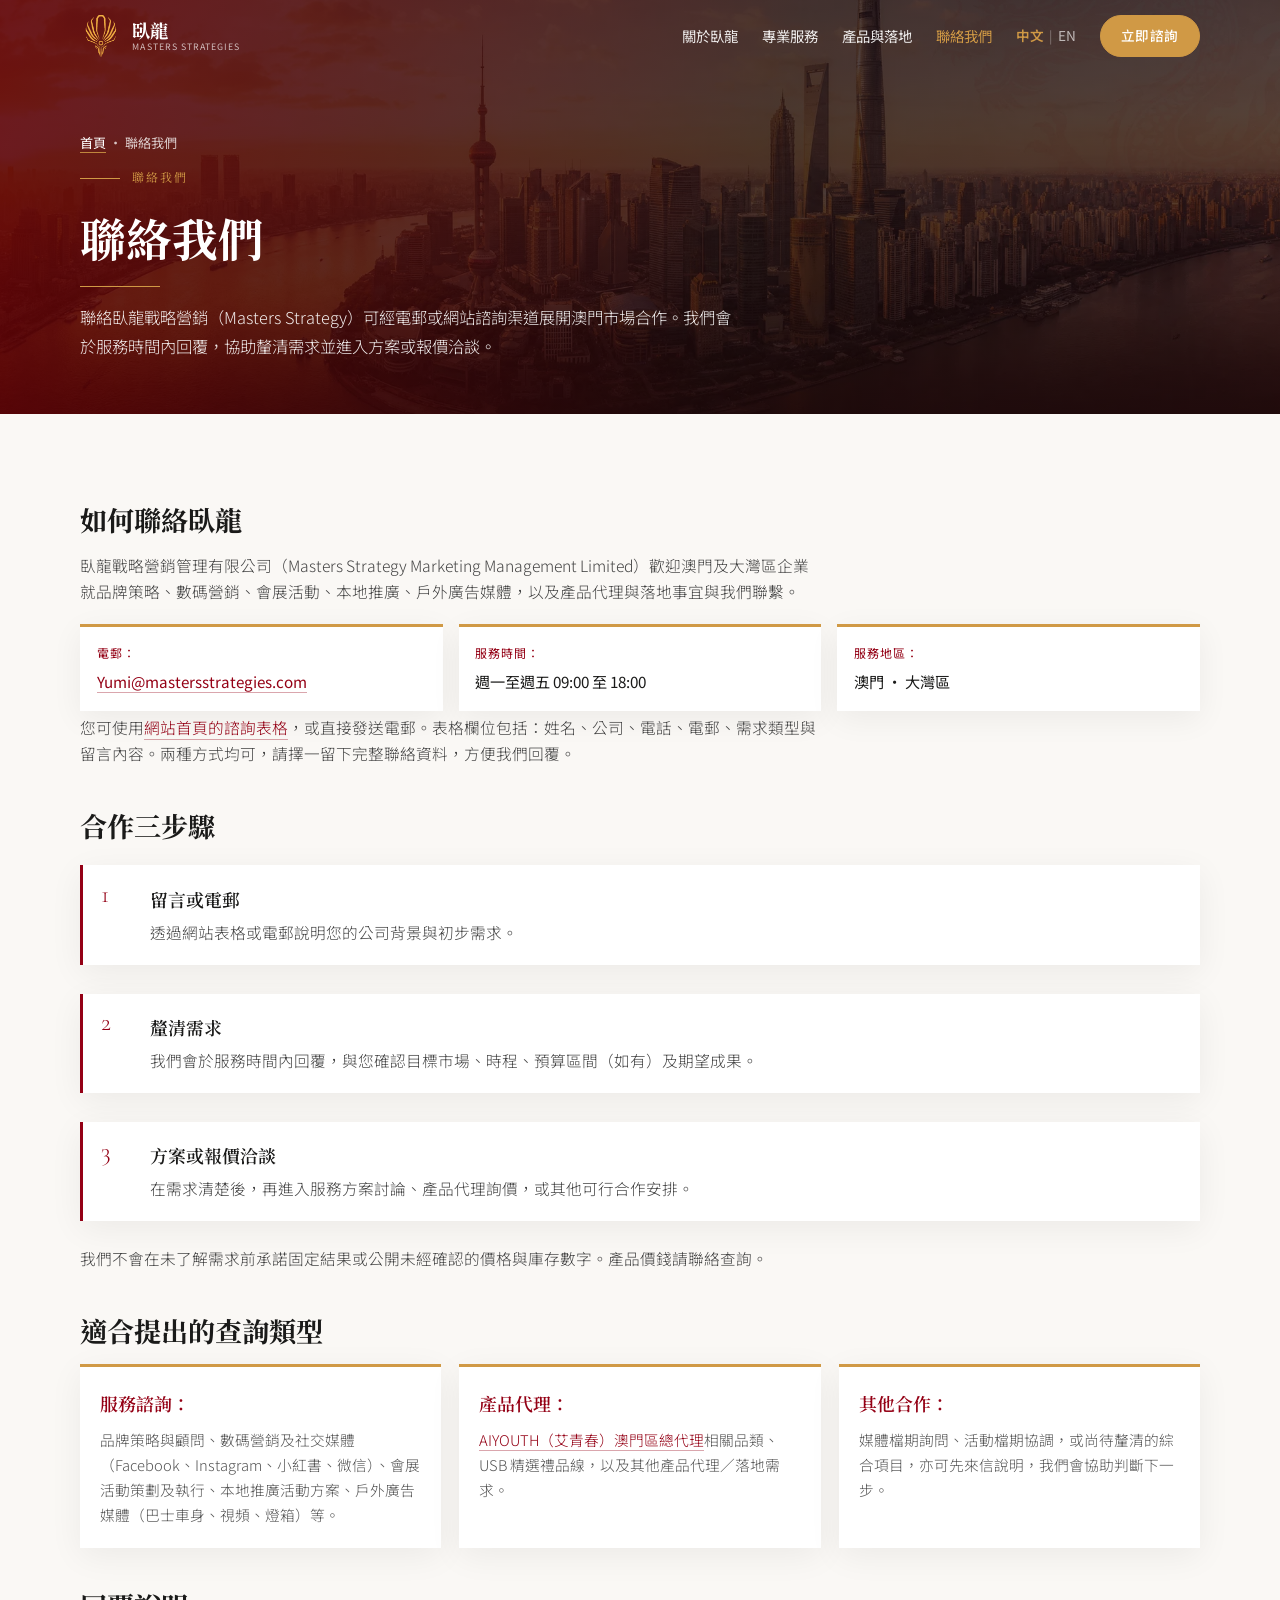
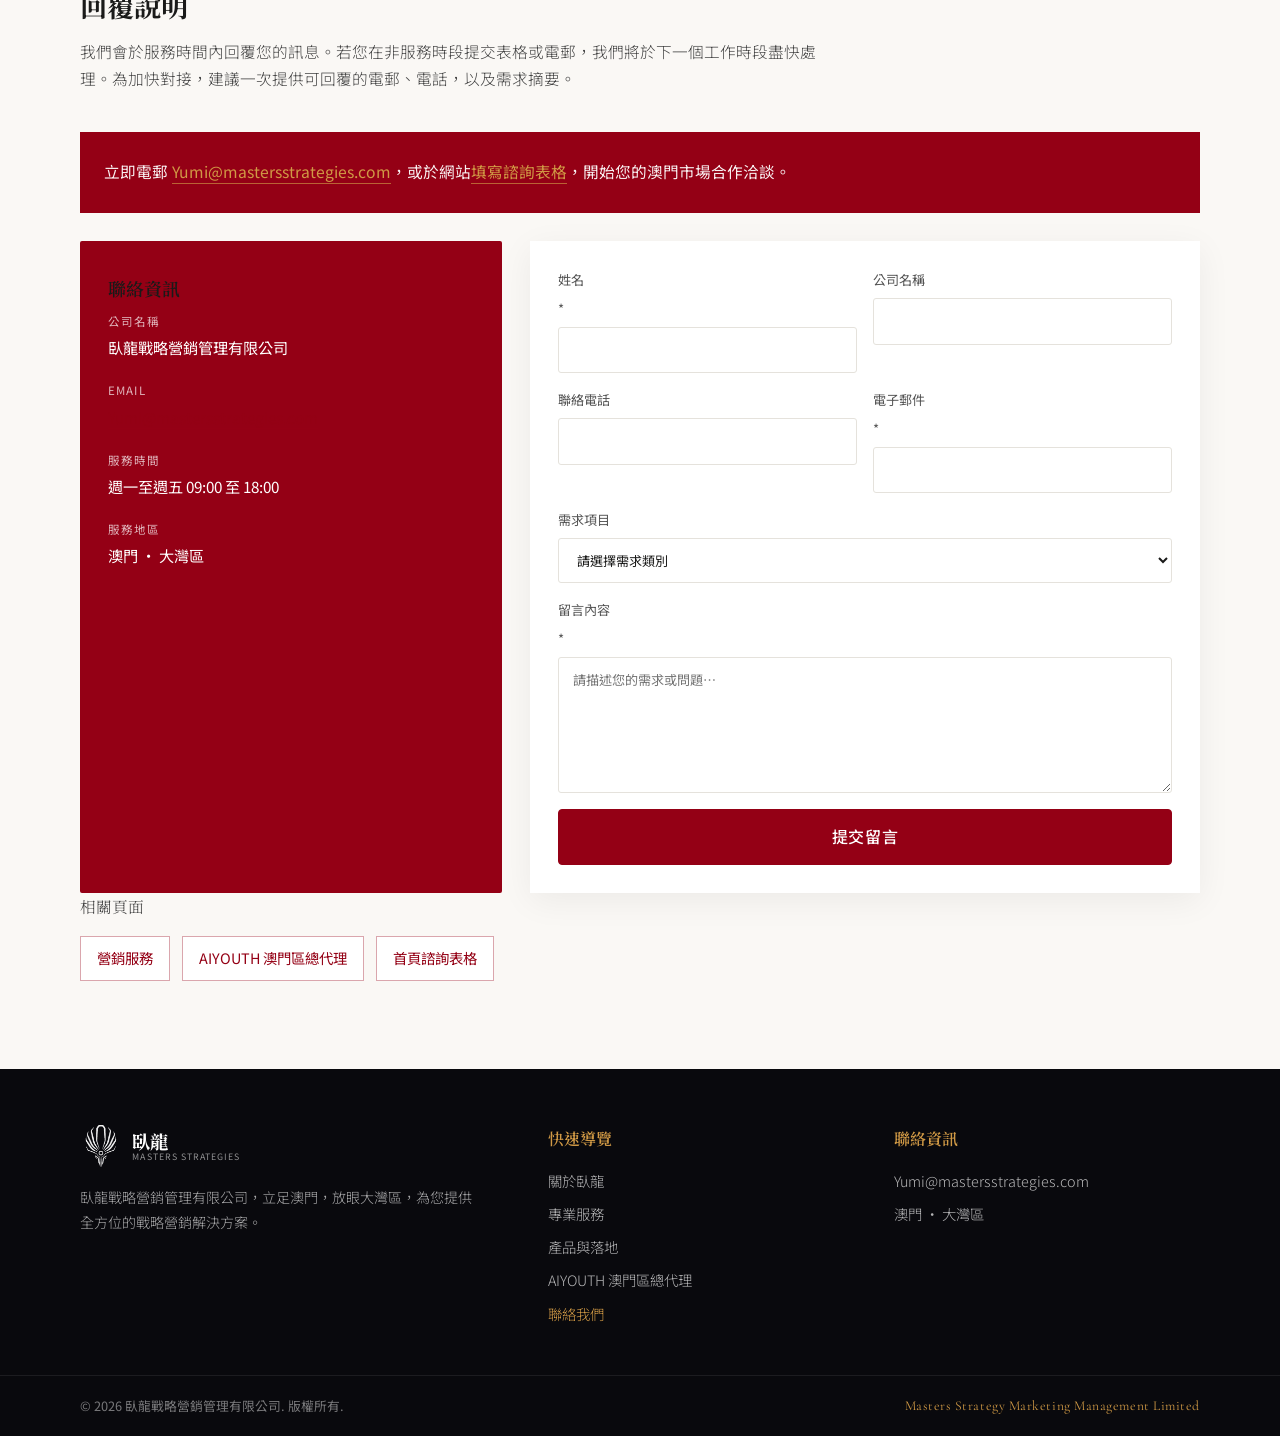
<file: contact/index.html>
<!DOCTYPE html>
<html lang="zh-Hant-MO">
<head>
<meta charset="utf-8">
<meta name="viewport" content="width=device-width, initial-scale=1">
<title>聯絡我們｜臥龍戰略營銷 Masters Strategy</title>
<meta name="description" content="聯絡臥龍戰略營銷：電郵 Yumi@mastersstrategies.com，週一至週五 09:00 至 18:00。歡迎查詢品牌策略、數碼營銷、會展、媒體與澳門產品代理。">
<link rel="canonical" href="https://mastersstrategies.com/contact/">
<meta property="og:title" content="聯絡我們｜臥龍戰略營銷 Masters Strategy">
<meta property="og:description" content="聯絡臥龍戰略營銷：電郵 Yumi@mastersstrategies.com，週一至週五 09:00 至 18:00。歡迎查詢品牌策略、數碼營銷、會展、媒體與澳門產品代理。">
<meta property="og:url" content="https://mastersstrategies.com/contact/">
<meta property="og:type" content="website">
<meta property="og:image" content="https://mastersstrategies.com/assets/manus/banner_day.webp">
<link rel="icon" href="../assets/logo.webp" type="image/webp">
<link rel="preconnect" href="https://fonts.googleapis.com">
<link rel="preconnect" href="https://fonts.gstatic.com" crossorigin>
<link href="https://fonts.googleapis.com/css2?family=Cormorant+Garamond:wght@400;500;600;700&family=Noto+Sans+TC:wght@300;400;500;600;700&family=Noto+Serif+TC:wght@400;500;600;700&display=swap" rel="stylesheet">
<link rel="stylesheet" href="../styles.css">
</head>
<body>
<a class="skip-link" href="#main">跳至內容</a>

<header class="site-nav" id="siteNav">
  <div class="nav-inner container">
    <a class="nav-logo" href="../#top" aria-label="臥龍戰略營銷">
      <img src="../assets/logo-mark.png" alt="臥龍" width="44" height="44">
      <span class="nav-logo-text">
        <strong data-i18n="nav.brand">臥龍</strong>
        <small>MASTERS STRATEGIES</small>
      </span>
    </a>
    <button class="nav-toggle" id="navToggle" aria-label="選單" aria-expanded="false">
      <span></span><span></span><span></span>
    </button>
    <nav class="nav-links" id="navLinks">
      <a href="../#about" data-i18n="nav.about">關於臥龍</a>
      <a href="../services/" data-i18n="nav.services">專業服務</a>
      <a href="../#products" data-i18n="nav.products">產品與落地</a>
      <a href="../contact/" data-i18n="nav.contact" aria-current="page">聯絡我們</a>
      <div class="lang-switch" role="group" aria-label="Language">
        <button type="button" class="lang-btn is-active" data-lang="zh">中文</button>
        <span class="lang-sep">|</span>
        <button type="button" class="lang-btn" data-lang="en">EN</button>
      </div>
      <a class="btn btn-gold nav-cta" href="#inquiry" data-i18n="cta.consult">立即諮詢</a>
    </nav>
  </div>
</header>

<main id="main">
  <section class="page-hero" aria-label="聯絡我們">
    <div class="page-hero-bg" style="background-image:url('../assets/manus/banner_day.webp')"></div>
    <div class="page-hero-overlay"></div>
    <div class="container">
      <p class="crumb"><a href="../">首頁</a><span aria-hidden="true"> · </span>聯絡我們</p>
      <div class="hero-eyebrow">
        <span class="gold-line"></span>
        <span>聯絡我們</span>
      </div>
      <h1>聯絡我們</h1>
      <p class="page-hero-lead">聯絡臥龍戰略營銷（Masters Strategy）可經電郵或網站諮詢渠道展開澳門市場合作。我們會於服務時間內回覆，協助釐清需求並進入方案或報價洽談。</p>
    </div>
  </section>

  <article class="section page-body">
    <div class="container prose">
      <h2>如何聯絡臥龍</h2>
      <p>臥龍戰略營銷管理有限公司（Masters Strategy Marketing Management Limited）歡迎澳門及大灣區企業就品牌策略、數碼營銷、會展活動、本地推廣、戶外廣告媒體，以及產品代理與落地事宜與我們聯繫。</p>
      <dl class="fact-list">
        <div>
          <dt>電郵：</dt>
          <dd><a href="mailto:Yumi@mastersstrategies.com">Yumi@mastersstrategies.com</a></dd>
        </div>
        <div>
          <dt>服務時間：</dt>
          <dd>週一至週五 09:00 至 18:00</dd>
        </div>
        <div>
          <dt>服務地區：</dt>
          <dd>澳門 · 大灣區</dd>
        </div>
      </dl>
      <p>您可使用<a href="../#contact">網站首頁的諮詢表格</a>，或直接發送電郵。表格欄位包括：姓名、公司、電話、電郵、需求類型與留言內容。兩種方式均可，請擇一留下完整聯絡資料，方便我們回覆。</p>

      <h2>合作三步驟</h2>
      <ol class="steps">
        <li>
          <h3>留言或電郵</h3>
          <p>透過網站表格或電郵說明您的公司背景與初步需求。</p>
        </li>
        <li>
          <h3>釐清需求</h3>
          <p>我們會於服務時間內回覆，與您確認目標市場、時程、預算區間（如有）及期望成果。</p>
        </li>
        <li>
          <h3>方案或報價洽談</h3>
          <p>在需求清楚後，再進入服務方案討論、產品代理詢價，或其他可行合作安排。</p>
        </li>
      </ol>
      <p>我們不會在未了解需求前承諾固定結果或公開未經確認的價格與庫存數字。產品價錢請聯絡查詢。</p>

      <h2>適合提出的查詢類型</h2>
      <div class="inquiry-grid">
        <article class="inquiry-card">
          <h3>服務諮詢：</h3>
          <p>品牌策略與顧問、數碼營銷及社交媒體（Facebook、Instagram、小紅書、微信）、會展活動策劃及執行、本地推廣活動方案、戶外廣告媒體（巴士車身、視頻、燈箱）等。</p>
        </article>
        <article class="inquiry-card">
          <h3>產品代理：</h3>
          <p><a href="../aiyouth-macau/">AIYOUTH（艾青春）澳門區總代理</a>相關品類、USB 精選禮品線，以及其他產品代理／落地需求。</p>
        </article>
        <article class="inquiry-card">
          <h3>其他合作：</h3>
          <p>媒體檔期詢問、活動檔期協調，或尚待釐清的綜合項目，亦可先來信說明，我們會協助判斷下一步。</p>
        </article>
      </div>

      <h2>回覆說明</h2>
      <p>我們會於服務時間內回覆您的訊息。若您在非服務時段提交表格或電郵，我們將於下一個工作時段盡快處理。為加快對接，建議一次提供可回覆的電郵、電話，以及需求摘要。</p>

      <div class="page-cta">
        <p>立即電郵 <a href="mailto:Yumi@mastersstrategies.com">Yumi@mastersstrategies.com</a>，或於網站<a href="#inquiry">填寫諮詢表格</a>，開始您的澳門市場合作洽談。</p>
      </div>

      <div class="contact-grid page-form" id="inquiry">
        <aside class="contact-info">
          <h3 data-i18n="contact.info">聯絡資訊</h3>
          <dl>
            <div>
              <dt data-i18n="contact.company">公司名稱</dt>
              <dd data-i18n="contact.companyVal">臥龍戰略營銷管理有限公司</dd>
            </div>
            <div>
              <dt>EMAIL</dt>
              <dd><a href="mailto:Yumi@mastersstrategies.com">Yumi@mastersstrategies.com</a></dd>
            </div>
            <div>
              <dt data-i18n="contact.hours">服務時間</dt>
              <dd data-i18n="contact.hoursVal">週一至週五 09:00 至 18:00</dd>
            </div>
            <div>
              <dt data-i18n="contact.area">服務地區</dt>
              <dd data-i18n="contact.areaVal">澳門 · 大灣區</dd>
            </div>
          </dl>
        </aside>
        <form class="contact-form" id="contactForm" novalidate aria-label="諮詢表格">
          <div class="form-row">
            <label>
              <span data-i18n="form.name">姓名</span> *
              <input type="text" name="name" required autocomplete="name">
            </label>
            <label>
              <span data-i18n="form.company">公司名稱</span>
              <input type="text" name="company" autocomplete="organization">
            </label>
          </div>
          <div class="form-row">
            <label>
              <span data-i18n="form.phone">聯絡電話</span>
              <input type="tel" name="phone" autocomplete="tel">
            </label>
            <label>
              <span data-i18n="form.email">電子郵件</span> *
              <input type="email" name="email" required autocomplete="email">
            </label>
          </div>
          <label>
            <span data-i18n="form.need">需求項目</span>
            <select name="need">
              <option value="" data-i18n="form.needPlaceholder">請選擇需求類別</option>
              <option value="service" data-i18n="form.needService">服務類 (B2B 戰略營銷)</option>
              <option value="product" data-i18n="form.needProduct">產品類 (品牌代理/分銷)</option>
              <option value="other" data-i18n="form.needOther">其他</option>
            </select>
          </label>
          <label>
            <span data-i18n="form.message">留言內容</span> *
            <textarea name="message" rows="5" required data-i18n-placeholder="form.messagePh" placeholder="請描述您的需求或問題…"></textarea>
          </label>
          <button type="submit" class="btn btn-crimson btn-block" data-i18n="form.submit">提交留言</button>
          <p class="form-note" id="formNote" hidden></p>
        </form>
      </div>

      <p class="related-label">相關頁面</p>
      <nav class="related" aria-label="相關頁面">
        <a href="../services/">營銷服務</a>
        <a href="../aiyouth-macau/">AIYOUTH 澳門區總代理</a>
        <a href="../#contact">首頁諮詢表格</a>
      </nav>
    </div>
  </article>
</main>

<footer class="site-footer">
  <div class="container footer-grid">
    <div class="footer-brand">
      <a class="nav-logo footer-logo" href="../#top">
        <img src="../assets/logo-mark.png" alt="臥龍" width="40" height="40">
        <span class="nav-logo-text">
          <strong data-i18n="nav.brand">臥龍</strong>
          <small>MASTERS STRATEGIES</small>
        </span>
      </a>
      <p data-i18n="footer.desc">臥龍戰略營銷管理有限公司，立足澳門，放眼大灣區，為您提供全方位的戰略營銷解決方案。</p>
    </div>
    <div class="footer-col">
      <h4 data-i18n="footer.quick">快速導覽</h4>
      <a href="../#about" data-i18n="nav.about">關於臥龍</a>
      <a href="../services/" data-i18n="nav.services">專業服務</a>
      <a href="../#products" data-i18n="nav.products">產品與落地</a>
      <a href="../aiyouth-macau/" data-i18n="footer.aiyouth">AIYOUTH 澳門區總代理</a>
      <a href="../contact/" data-i18n="nav.contact" aria-current="page">聯絡我們</a>
    </div>
    <div class="footer-col">
      <h4 data-i18n="footer.contact">聯絡資訊</h4>
      <a href="mailto:Yumi@mastersstrategies.com">Yumi@mastersstrategies.com</a>
      <p data-i18n="contact.areaVal">澳門 · 大灣區</p>
    </div>
  </div>
  <div class="footer-bottom">
    <div class="container footer-bottom-inner">
      <p data-i18n="footer.copy">© 2026 臥龍戰略營銷管理有限公司. 版權所有.</p>
      <p class="footer-en">Masters Strategy Marketing Management Limited</p>
    </div>
  </div>
</footer>

<script src="../script.js"></script>
</body>
</html>
</file>
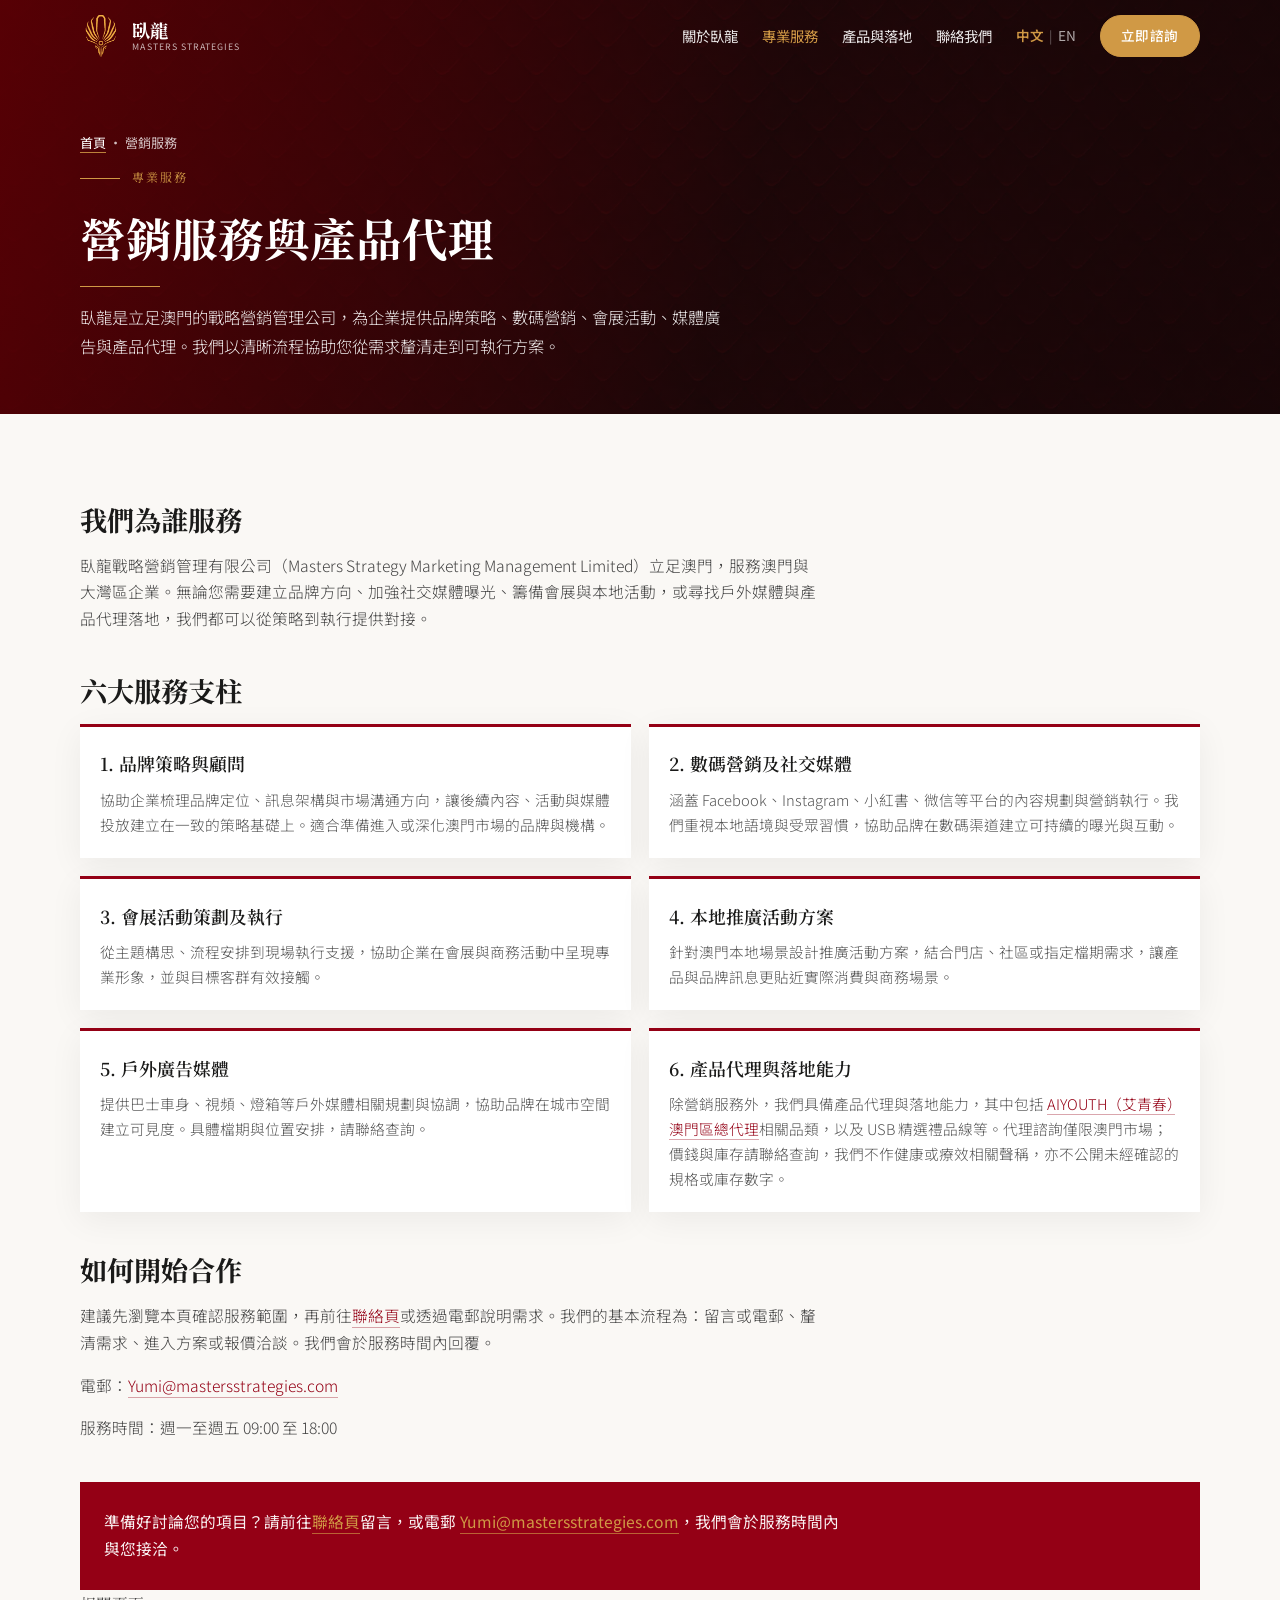
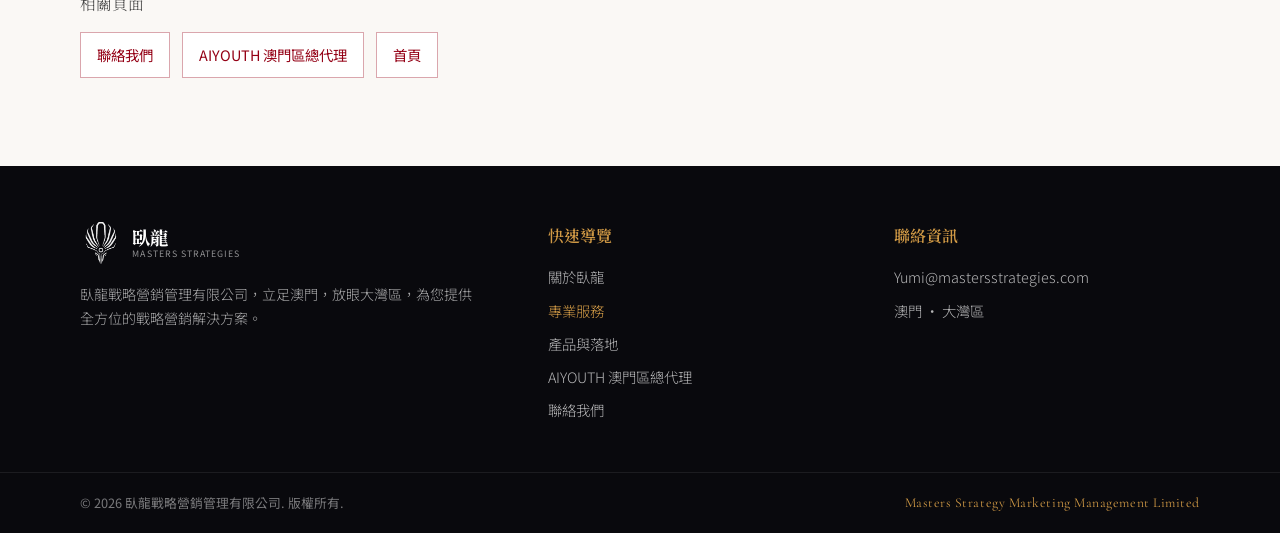
<file: services/index.html>
<!DOCTYPE html>
<html lang="zh-Hant-MO">
<head>
<meta charset="utf-8">
<meta name="viewport" content="width=device-width, initial-scale=1">
<title>營銷服務｜臥龍戰略營銷管理有限公司</title>
<meta name="description" content="臥龍提供品牌策略、數碼營銷、會展活動、本地推廣、戶外廣告與產品代理落地，服務澳門與大灣區企業。歡迎聯絡洽談。">
<link rel="canonical" href="https://mastersstrategies.com/services/">
<meta property="og:title" content="營銷服務｜臥龍戰略營銷管理有限公司">
<meta property="og:description" content="臥龍提供品牌策略、數碼營銷、會展活動、本地推廣、戶外廣告與產品代理落地，服務澳門與大灣區企業。歡迎聯絡洽談。">
<meta property="og:url" content="https://mastersstrategies.com/services/">
<meta property="og:type" content="website">
<meta property="og:image" content="https://mastersstrategies.com/assets/manus/services_bg.webp">
<link rel="icon" href="../assets/logo.webp" type="image/webp">
<link rel="preconnect" href="https://fonts.googleapis.com">
<link rel="preconnect" href="https://fonts.gstatic.com" crossorigin>
<link href="https://fonts.googleapis.com/css2?family=Cormorant+Garamond:wght@400;500;600;700&family=Noto+Sans+TC:wght@300;400;500;600;700&family=Noto+Serif+TC:wght@400;500;600;700&display=swap" rel="stylesheet">
<link rel="stylesheet" href="../styles.css">
</head>
<body>
<a class="skip-link" href="#main">跳至內容</a>

<header class="site-nav" id="siteNav">
  <div class="nav-inner container">
    <a class="nav-logo" href="../#top" aria-label="臥龍戰略營銷">
      <img src="../assets/logo-mark.png" alt="臥龍" width="44" height="44">
      <span class="nav-logo-text">
        <strong data-i18n="nav.brand">臥龍</strong>
        <small>MASTERS STRATEGIES</small>
      </span>
    </a>
    <button class="nav-toggle" id="navToggle" aria-label="選單" aria-expanded="false">
      <span></span><span></span><span></span>
    </button>
    <nav class="nav-links" id="navLinks">
      <a href="../#about" data-i18n="nav.about">關於臥龍</a>
      <a href="../services/" data-i18n="nav.services" aria-current="page">專業服務</a>
      <a href="../#products" data-i18n="nav.products">產品與落地</a>
      <a href="../contact/" data-i18n="nav.contact">聯絡我們</a>
      <div class="lang-switch" role="group" aria-label="Language">
        <button type="button" class="lang-btn is-active" data-lang="zh">中文</button>
        <span class="lang-sep">|</span>
        <button type="button" class="lang-btn" data-lang="en">EN</button>
      </div>
      <a class="btn btn-gold nav-cta" href="../contact/#inquiry" data-i18n="cta.consult">立即諮詢</a>
    </nav>
  </div>
</header>

<main id="main">
  <section class="page-hero" aria-label="營銷服務與產品代理">
    <div class="page-hero-bg" style="background-image:url('../assets/manus/services_bg.webp')"></div>
    <div class="page-hero-overlay"></div>
    <div class="container">
      <p class="crumb"><a href="../">首頁</a><span aria-hidden="true"> · </span>營銷服務</p>
      <div class="hero-eyebrow">
        <span class="gold-line"></span>
        <span>專業服務</span>
      </div>
      <h1>營銷服務與產品代理</h1>
      <p class="page-hero-lead">臥龍是立足澳門的戰略營銷管理公司，為企業提供品牌策略、數碼營銷、會展活動、媒體廣告與產品代理。我們以清晰流程協助您從需求釐清走到可執行方案。</p>
    </div>
  </section>

  <article class="section page-body">
    <div class="container prose">
      <h2>我們為誰服務</h2>
      <p>臥龍戰略營銷管理有限公司（Masters Strategy Marketing Management Limited）立足澳門，服務澳門與大灣區企業。無論您需要建立品牌方向、加強社交媒體曝光、籌備會展與本地活動，或尋找戶外媒體與產品代理落地，我們都可以從策略到執行提供對接。</p>

      <h2>六大服務支柱</h2>
      <div class="pillar-grid">
        <article class="pillar-card" id="brand-strategy">
          <h3>1. 品牌策略與顧問</h3>
          <p>協助企業梳理品牌定位、訊息架構與市場溝通方向，讓後續內容、活動與媒體投放建立在一致的策略基礎上。適合準備進入或深化澳門市場的品牌與機構。</p>
        </article>
        <article class="pillar-card" id="digital">
          <h3>2. 數碼營銷及社交媒體</h3>
          <p>涵蓋 Facebook、Instagram、小紅書、微信等平台的內容規劃與營銷執行。我們重視本地語境與受眾習慣，協助品牌在數碼渠道建立可持續的曝光與互動。</p>
        </article>
        <article class="pillar-card" id="events">
          <h3>3. 會展活動策劃及執行</h3>
          <p>從主題構思、流程安排到現場執行支援，協助企業在會展與商務活動中呈現專業形象，並與目標客群有效接觸。</p>
        </article>
        <article class="pillar-card" id="local">
          <h3>4. 本地推廣活動方案</h3>
          <p>針對澳門本地場景設計推廣活動方案，結合門店、社區或指定檔期需求，讓產品與品牌訊息更貼近實際消費與商務場景。</p>
        </article>
        <article class="pillar-card" id="outdoor">
          <h3>5. 戶外廣告媒體</h3>
          <p>提供巴士車身、視頻、燈箱等戶外媒體相關規劃與協調，協助品牌在城市空間建立可見度。具體檔期與位置安排，請聯絡查詢。</p>
        </article>
        <article class="pillar-card" id="agency">
          <h3>6. 產品代理與落地能力</h3>
          <p>除營銷服務外，我們具備產品代理與落地能力，其中包括 <a href="../aiyouth-macau/">AIYOUTH（艾青春）澳門區總代理</a>相關品類，以及 USB 精選禮品線等。代理諮詢僅限澳門市場；價錢與庫存請聯絡查詢，我們不作健康或療效相關聲稱，亦不公開未經確認的規格或庫存數字。</p>
        </article>
      </div>

      <h2>如何開始合作</h2>
      <p>建議先瀏覽本頁確認服務範圍，再前往<a href="../contact/">聯絡頁</a>或透過電郵說明需求。我們的基本流程為：留言或電郵、釐清需求、進入方案或報價洽談。我們會於服務時間內回覆。</p>
      <p>電郵：<a href="mailto:Yumi@mastersstrategies.com">Yumi@mastersstrategies.com</a></p>
      <p>服務時間：週一至週五 09:00 至 18:00</p>

      <div class="page-cta">
        <p>準備好討論您的項目？請前往<a href="../contact/#inquiry">聯絡頁</a>留言，或電郵 <a href="mailto:Yumi@mastersstrategies.com">Yumi@mastersstrategies.com</a>，我們會於服務時間內與您接洽。</p>
      </div>

      <p class="related-label">相關頁面</p>
      <nav class="related" aria-label="相關頁面">
        <a href="../contact/">聯絡我們</a>
        <a href="../aiyouth-macau/">AIYOUTH 澳門區總代理</a>
        <a href="../">首頁</a>
      </nav>
    </div>
  </article>
</main>

<footer class="site-footer">
  <div class="container footer-grid">
    <div class="footer-brand">
      <a class="nav-logo footer-logo" href="../#top">
        <img src="../assets/logo-mark.png" alt="臥龍" width="40" height="40">
        <span class="nav-logo-text">
          <strong data-i18n="nav.brand">臥龍</strong>
          <small>MASTERS STRATEGIES</small>
        </span>
      </a>
      <p data-i18n="footer.desc">臥龍戰略營銷管理有限公司，立足澳門，放眼大灣區，為您提供全方位的戰略營銷解決方案。</p>
    </div>
    <div class="footer-col">
      <h4 data-i18n="footer.quick">快速導覽</h4>
      <a href="../#about" data-i18n="nav.about">關於臥龍</a>
      <a href="../services/" data-i18n="nav.services" aria-current="page">專業服務</a>
      <a href="../#products" data-i18n="nav.products">產品與落地</a>
      <a href="../aiyouth-macau/" data-i18n="footer.aiyouth">AIYOUTH 澳門區總代理</a>
      <a href="../contact/" data-i18n="nav.contact">聯絡我們</a>
    </div>
    <div class="footer-col">
      <h4 data-i18n="footer.contact">聯絡資訊</h4>
      <a href="mailto:Yumi@mastersstrategies.com">Yumi@mastersstrategies.com</a>
      <p data-i18n="contact.areaVal">澳門 · 大灣區</p>
    </div>
  </div>
  <div class="footer-bottom">
    <div class="container footer-bottom-inner">
      <p data-i18n="footer.copy">© 2026 臥龍戰略營銷管理有限公司. 版權所有.</p>
      <p class="footer-en">Masters Strategy Marketing Management Limited</p>
    </div>
  </div>
</footer>

<script src="../script.js"></script>
</body>
</html>
</file>
<file: styles.css>
/* Masters Strategies — Manus-faithful one-pager */
:root {
  --gold: #d09945;
  --gold-soft: #d099454d;
  --burgundy: #940015;
  --burgundy-deep: #5f0005;
  --burgundy-alt: #9B0007;
  --cream: #faf8f5;
  --near-black: #1a1a19;
  --footer-bg: #09090D;
  --ink: #1a1a19;
  --muted: #858481;
  --white: #ffffff;
  --pink-tag: #f5e6e8;
  --card-shadow: 0 8px 32px rgba(0,0,0,.06);
  --nav-h: 72px;
  --font-serif: "Noto Serif TC", "Cormorant Garamond", "Songti TC", serif;
  --font-sans: "Noto Sans TC", "PingFang TC", "Microsoft JhengHei", sans-serif;
  --font-display: "Cormorant Garamond", "Noto Serif TC", serif;
}

*, *::before, *::after { box-sizing: border-box; }
html { scroll-behavior: smooth; }
body {
  margin: 0;
  font-family: var(--font-sans);
  font-weight: 400;
  color: var(--ink);
  background: var(--cream);
  line-height: 1.7;
  -webkit-font-smoothing: antialiased;
}
img { max-width: 100%; display: block; }
a { color: inherit; text-decoration: none; }
button, input, select, textarea { font: inherit; }
.container { width: min(1120px, 92%); margin-inline: auto; }
.skip-link {
  position: absolute; left: -9999px; top: 0; background: var(--burgundy); color: #fff; padding: .5rem 1rem; z-index: 100;
}
.skip-link:focus { left: 0; }

/* Buttons */
.btn {
  display: inline-flex; align-items: center; justify-content: center;
  padding: .85rem 1.75rem; border-radius: 4px; font-weight: 500;
  letter-spacing: .04em; border: 1.5px solid transparent; cursor: pointer;
  transition: background .25s, color .25s, border-color .25s, transform .2s;
}
.btn:hover { transform: translateY(-1px); }
.btn-gold { background: var(--gold); color: #fff; border-color: var(--gold); }
.btn-gold:hover { background: #c08a38; }
.btn-gold-outline { background: transparent; color: var(--gold); border-color: var(--gold); }
.btn-gold-outline:hover { background: var(--gold); color: #fff; }
.btn-crimson { background: var(--burgundy); color: #fff; border-color: var(--burgundy); }
.btn-crimson:hover { background: var(--burgundy-deep); }
.btn-block { width: 100%; }
.gold-line { display: inline-block; width: 40px; height: 1px; background: var(--gold); flex-shrink: 0; }

/* ========== NAV ========== */
.site-nav {
  position: fixed; inset: 0 0 auto 0; z-index: 100;
  height: var(--nav-h);
  transition: background .35s, box-shadow .35s, backdrop-filter .35s;
}
.site-nav.is-solid {
  background: rgba(250,248,245,.96);
  backdrop-filter: blur(10px);
  box-shadow: 0 1px 0 rgba(0,0,0,.06);
}
.nav-inner {
  display: flex; align-items: center; justify-content: space-between;
  height: 100%;
}
.nav-logo { display: flex; align-items: center; gap: .65rem; }
.nav-logo img {
  width: 42px; height: 42px; object-fit: contain;
  /* gold-ish on dark hero */
  filter: brightness(0) saturate(100%) invert(69%) sepia(42%) saturate(600%) hue-rotate(358deg) brightness(95%);
  transition: filter .3s;
}
.site-nav.is-solid .nav-logo img { filter: none; }
.nav-logo-text { display: flex; flex-direction: column; line-height: 1.15; }
.nav-logo-text strong {
  font-family: var(--font-serif); font-size: 1.15rem; font-weight: 700;
  color: #fff; transition: color .3s;
}
.site-nav.is-solid .nav-logo-text strong { color: var(--ink); }
.nav-logo-text small {
  font-size: .55rem; letter-spacing: .12em; color: rgba(255,255,255,.7);
  transition: color .3s;
}
.site-nav.is-solid .nav-logo-text small { color: var(--muted); }

.nav-links {
  display: flex; align-items: center; gap: 1.5rem;
}
.nav-links > a:not(.btn) {
  font-size: .9rem; color: rgba(255,255,255,.9); transition: color .25s;
}
.site-nav.is-solid .nav-links > a:not(.btn) { color: var(--ink); }
.nav-links > a:not(.btn):hover { color: var(--gold); }

.lang-switch { display: flex; align-items: center; gap: .35rem; }
.lang-btn {
  background: none; border: 0; padding: 0; cursor: pointer;
  font-size: .85rem; color: rgba(255,255,255,.65);
}
.site-nav.is-solid .lang-btn { color: var(--muted); }
.lang-btn.is-active { color: var(--gold); font-weight: 600; }
.site-nav.is-solid .lang-btn.is-active { color: var(--burgundy); }
.lang-sep { color: rgba(255,255,255,.35); font-size: .8rem; }
.site-nav.is-solid .lang-sep { color: #ccc; }
.nav-cta { padding: .55rem 1.25rem; font-size: .85rem; border-radius: 999px; }

.nav-toggle {
  display: none; flex-direction: column; gap: 5px;
  background: none; border: 0; cursor: pointer; padding: .4rem;
}
.nav-toggle span {
  display: block; width: 22px; height: 2px; background: #fff;
  transition: background .3s;
}
.site-nav.is-solid .nav-toggle span { background: var(--ink); }

/* ========== HERO ========== */
.hero {
  position: relative; height: 100svh; min-height: 640px;
  overflow: hidden; background: #1a0a0c;
}
.hero-slides { position: absolute; inset: 0; }
.hero-slide {
  position: absolute; inset: 0;
  opacity: 0; pointer-events: none;
  transition: opacity .8s ease;
}
.hero-slide.is-active { opacity: 1; pointer-events: auto; }
.hero-bg {
  position: absolute; inset: 0;
  background-size: cover; background-position: center;
  transform: scale(1.04);
  transition: transform 8s ease;
}
.hero-slide.is-active .hero-bg { transform: scale(1); }
.hero-overlay { position: absolute; inset: 0; }
.hero-overlay--dark {
  background: linear-gradient(105deg, rgba(10,5,2,.72) 0%, rgba(10,5,2,.35) 55%, rgba(10,5,2,.15) 100%);
}
.hero-overlay--warm {
  background: linear-gradient(105deg, rgba(20,8,6,.7) 0%, rgba(15,10,5,.35) 55%, rgba(15,10,5,.15) 100%);
}
.hero-overlay--burgundy {
  background: linear-gradient(105deg, rgba(94,0,5,.78) 0%, rgba(94,0,5,.45) 50%, rgba(20,5,8,.4) 100%);
}
.hero-content {
  position: relative; z-index: 2;
  height: 100%; display: flex; flex-direction: column; justify-content: center;
  max-width: 640px; padding-bottom: 100px;
}
.hero-eyebrow {
  display: flex; align-items: center; gap: .75rem;
  color: var(--gold); font-size: .75rem; letter-spacing: .18em;
  text-transform: uppercase; margin-bottom: 1.25rem;
  font-family: var(--font-display);
}
.hero-title {
  margin: 0 0 1rem;
  font-family: var(--font-serif);
  font-size: clamp(2rem, 4.5vw, 3.25rem);
  font-weight: 700; color: #fff; line-height: 1.25;
  letter-spacing: .02em;
}
.hero-sub {
  margin: 0 0 2rem; color: rgba(255,255,255,.85);
  font-size: 1rem; max-width: 28em; font-weight: 300;
}
.hero-sub::before {
  content: ""; display: block; width: 80px; height: 1px;
  background: var(--gold); margin-bottom: 1rem;
}

.hero-chips {
  position: absolute; left: 0; right: 0; bottom: 0; z-index: 3;
  background: linear-gradient(to top, rgba(0,0,0,.45), transparent);
  padding: 1.5rem 0 1.75rem;
}
.hero-chips-row {
  display: flex; flex-wrap: wrap; justify-content: flex-start; gap: .5rem 1.5rem;
}
.chip {
  display: flex; flex-direction: column; align-items: center; gap: .4rem;
  color: rgba(255,255,255,.9); font-size: .72rem; min-width: 64px;
}
.chip-icon {
  width: 42px; height: 42px; border-radius: 50%;
  border: 1px solid rgba(255,255,255,.35);
  display: flex; align-items: center; justify-content: center;
  color: var(--gold);
}
.chip-icon svg { width: 18px; height: 18px; }

.hero-controls {
  position: absolute; right: 2rem; bottom: 7.5rem; z-index: 4;
  display: flex; align-items: center; gap: .6rem;
}
.hero-arrow {
  background: rgba(255,255,255,.12); border: 1px solid rgba(255,255,255,.3);
  color: #fff; width: 36px; height: 36px; border-radius: 50%;
  cursor: pointer; font-size: 1.25rem; line-height: 1;
  display: flex; align-items: center; justify-content: center;
  transition: background .2s;
}
.hero-arrow:hover { background: rgba(255,255,255,.25); }
.hero-dots { display: flex; gap: .4rem; }
.hero-dots button {
  width: 22px; height: 3px; border: 0; padding: 0; cursor: pointer;
  background: rgba(255,255,255,.35); border-radius: 2px; transition: background .25s, width .25s;
}
.hero-dots button.is-active { background: var(--gold); width: 32px; }

.hero-scroll {
  position: absolute; right: 2.25rem; bottom: 2.5rem; z-index: 4;
  display: flex; flex-direction: column; align-items: center; gap: .5rem;
  color: rgba(255,255,255,.6); font-family: var(--font-display);
  font-size: .7rem; letter-spacing: .2em;
}
.hero-scroll i {
  display: block; width: 1px; height: 32px;
  background: linear-gradient(to bottom, rgba(255,255,255,.6), transparent);
}

/* ========== STATS ========== */
.stats {
  background: var(--burgundy);
  color: #fff;
  padding: 2.25rem 0;
}
.stats-grid {
  display: grid; grid-template-columns: repeat(4, 1fr);
  gap: 0;
}
.stat {
  text-align: center; padding: .5rem 1rem;
  border-right: 1px solid rgba(255,255,255,.18);
}
.stat:last-child { border-right: 0; }
.stat strong {
  display: block; font-family: var(--font-display);
  font-size: clamp(1.75rem, 3vw, 2.5rem); font-weight: 600;
  letter-spacing: .02em; line-height: 1.2;
}
.stat span { font-size: .85rem; opacity: .9; font-weight: 300; }

/* ========== SECTIONS ========== */
.section { padding: 5.5rem 0; }
.section-label {
  display: flex; align-items: center; gap: .75rem;
  color: var(--gold); font-size: .8rem; letter-spacing: .12em;
  margin-bottom: .85rem; font-weight: 500;
}
.section-label--light { justify-content: center; color: var(--gold); }
.section-title {
  margin: 0 0 1.5rem;
  font-family: var(--font-serif);
  font-size: clamp(1.85rem, 3.2vw, 2.6rem);
  font-weight: 700; color: var(--ink); line-height: 1.3;
}
.section-title--light { color: #fff; text-align: center; }

/* ========== ABOUT ========== */
.about { background: var(--cream); position: relative; }
.about-grid {
  display: grid; grid-template-columns: 1fr 1.15fr; gap: 3rem;
  align-items: start; margin-bottom: 3rem; position: relative;
}
.about-left { position: relative; }
.about-watermark {
  position: absolute; top: 2.5rem; left: -.2rem;
  font-family: var(--font-serif); font-size: clamp(5rem, 12vw, 8rem);
  font-weight: 700; color: rgba(148,0,21,.06); line-height: 1;
  pointer-events: none; user-select: none; z-index: 0;
}
.about-left .section-title,
.about-left .section-label,
.about-quote { position: relative; z-index: 1; }
.about-quote {
  margin: 1.5rem 0 0; padding: 1.15rem 1.25rem;
  border: 1px solid var(--burgundy);
  color: var(--burgundy); font-family: var(--font-serif);
  font-size: 1.05rem; line-height: 1.7; background: rgba(255,255,255,.5);
}
.about-right p {
  margin: 0 0 1.1rem; color: #444; font-weight: 300; font-size: .98rem;
}
.about-right p:last-child { margin-bottom: 0; }

.feature-grid {
  display: grid; grid-template-columns: repeat(4, 1fr); gap: 1.25rem;
}
.feature-card {
  background: #fff; padding: 1.5rem 1.25rem 1.4rem;
  border-top: 3px solid var(--burgundy);
  box-shadow: var(--card-shadow);
}
.feature-icon {
  width: 36px; height: 36px; color: var(--burgundy); margin-bottom: .85rem;
}
.feature-icon svg { width: 100%; height: 100%; }
.feature-card h3 {
  margin: 0 0 .5rem; font-family: var(--font-serif);
  font-size: 1.1rem; font-weight: 600;
}
.feature-card p { margin: 0; font-size: .88rem; color: var(--muted); font-weight: 300; }

/* ========== SERVICES ========== */
.services {
  background: var(--burgundy) url("assets/manus/services_bg.webp") center/cover no-repeat;
  background-blend-mode: multiply;
  position: relative;
}
.services::before {
  content: ""; position: absolute; inset: 0;
  background:
    radial-gradient(ellipse at 20% 0%, rgba(208,153,69,.12), transparent 50%),
    linear-gradient(180deg, rgba(94,0,5,.55), rgba(94,0,5,.75));
  pointer-events: none;
}
.services .container { position: relative; z-index: 1; }
.services-head { text-align: center; margin-bottom: 2.75rem; }
.services-lead {
  color: rgba(255,255,255,.8); max-width: 36em; margin: 0 auto;
  font-weight: 300; font-size: .98rem;
}
.services-grid {
  display: grid; grid-template-columns: repeat(3, 1fr); gap: 1.25rem;
}
.service-card {
  position: relative;
  background: rgba(0,0,0,.28);
  border: 1px solid rgba(255,255,255,.1);
  padding: 1.75rem 1.4rem 1.5rem;
  color: #fff; min-height: 220px;
  transition: border-color .25s, background .25s;
}
.service-card:hover { border-color: var(--gold-soft); background: rgba(0,0,0,.38); }
.service-num {
  position: absolute; top: 1rem; left: 1.2rem;
  font-family: var(--font-display); font-size: 2.4rem;
  color: rgba(255,255,255,.12); font-weight: 600; line-height: 1;
}
.service-icon {
  position: absolute; top: 1.25rem; right: 1.25rem;
  width: 28px; height: 28px; color: var(--gold);
}
.service-icon svg { width: 100%; height: 100%; }
.service-card h3 {
  margin: 2.5rem 0 .75rem; font-family: var(--font-serif);
  font-size: 1.15rem; font-weight: 600;
}
.service-card p { margin: 0; font-size: .88rem; color: rgba(255,255,255,.75); font-weight: 300; line-height: 1.65; }
.service-card--cta {
  background: rgba(94,0,5,.65);
  border: 1.5px solid var(--gold);
  display: flex; flex-direction: column; align-items: center; text-align: center;
  justify-content: center;
}
.service-card--cta .service-icon { position: static; margin-bottom: .75rem; width: 36px; height: 36px; }
.service-card--cta h3 { margin: 0 0 .6rem; }
.service-card--cta p { margin-bottom: 1.25rem; }
.service-card--cta .btn { margin-top: auto; }

/* ========== PRODUCTS ========== */
.products { background: var(--cream); }
.brand-partners {
  display: flex; flex-wrap: wrap; gap: 1rem; margin: 0 0 2rem;
}
.brand-partner-card {
  display: flex; align-items: center; gap: 1rem;
  background: #fff; padding: .85rem 1.25rem;
  box-shadow: var(--card-shadow); border-radius: 4px;
  min-width: 220px;
}
.brand-logo { height: 40px; width: auto; object-fit: contain; }
.brand-partner-card strong {
  display: block; font-family: var(--font-serif); font-size: 1rem;
}
.brand-partner-card span { font-size: .78rem; color: var(--burgundy); }

.aiyouth-card {
  display: grid; grid-template-columns: 1.05fr 1fr;
  background: #fff; box-shadow: var(--card-shadow);
  overflow: hidden; margin-bottom: 3rem;
}
.aiyouth-visual { position: relative; min-height: 340px; background: #f0ece6; }
.aiyouth-visual img { width: 100%; height: 100%; object-fit: cover; position: absolute; inset: 0; }
.aiyouth-badge {
  position: absolute; top: 1rem; left: 1rem;
  background: var(--burgundy); color: #fff;
  font-size: .72rem; padding: .35rem .7rem; letter-spacing: .04em;
}
.aiyouth-body { padding: 2rem 2rem 2.25rem; }
.aiyouth-name {
  margin: .25rem 0 0; font-family: var(--font-serif);
  font-size: 2rem; font-weight: 700; color: var(--ink);
}
.aiyouth-cn { margin: .15rem 0 1rem; color: var(--burgundy); font-size: 1rem; }
.aiyouth-desc { margin: 0 0 1.25rem; color: #555; font-weight: 300; font-size: .92rem; }
.product-tags {
  display: grid; grid-template-columns: repeat(3, 1fr); gap: .5rem;
  margin-bottom: 1.5rem;
}
.product-tags span {
  background: var(--pink-tag); color: #666;
  font-size: .78rem; text-align: center; padding: .45rem .35rem;
  border-radius: 2px;
}

.caps-title {
  margin: 0 0 1.5rem; font-family: var(--font-serif);
  font-size: 1.45rem; font-weight: 700;
}
.caps-grid {
  display: grid; grid-template-columns: repeat(3, 1fr); gap: 1.15rem;
}
.cap-card {
  background: #fff; padding: 1.4rem 1.25rem;
  box-shadow: var(--card-shadow);
  border-left: 3px solid var(--burgundy);
}
.cap-icon { width: 28px; height: 28px; color: var(--burgundy); margin-bottom: .7rem; }
.cap-icon svg { width: 100%; height: 100%; }
.cap-card h4 {
  margin: 0 0 .45rem; font-family: var(--font-serif);
  font-size: 1.05rem; font-weight: 600;
}
.cap-card p { margin: 0; font-size: .86rem; color: var(--muted); font-weight: 300; }

.usb-gifts { margin-top: 3rem; }
.usb-lead { margin: -.75rem 0 1.25rem; color: var(--muted); font-size: .9rem; font-weight: 300; }
.usb-grid {
  display: grid; grid-template-columns: repeat(6, 1fr); gap: .85rem;
}
.usb-item {
  margin: 0; background: #fff; box-shadow: var(--card-shadow);
  overflow: hidden; border-radius: 4px;
}
.usb-item img {
  width: 100%; aspect-ratio: 1; object-fit: cover; background: #f3f0eb;
}
.usb-item figcaption {
  padding: .55rem .4rem; text-align: center;
  font-size: .75rem; color: #555; font-weight: 500;
}

/* ========== CONTACT ========== */
.contact {
  background: var(--cream);
  background-image: radial-gradient(ellipse at 90% 40%, rgba(208,153,69,.06), transparent 50%);
}
.contact-grid {
  display: grid; grid-template-columns: .85fr 1.35fr; gap: 1.75rem;
  margin-top: .5rem;
}
.contact-info {
  background: var(--burgundy); color: #fff;
  padding: 2rem 1.75rem; border-radius: 2px;
}
.contact-info h3 {
  margin: 0 0 1.5rem; font-family: var(--font-serif);
  font-size: 1.25rem; font-weight: 600;
}
.contact-info dl { margin: 0; }
.contact-info dl > div { margin-bottom: 1.25rem; }
.contact-info dt {
  font-size: .72rem; letter-spacing: .1em; opacity: .7; margin-bottom: .25rem;
}
.contact-info dd { margin: 0; font-size: .95rem; font-weight: 400; }
.contact-info a:hover { color: var(--gold); }

.contact-form {
  background: #fff; padding: 1.75rem; box-shadow: var(--card-shadow);
}
.form-row {
  display: grid; grid-template-columns: 1fr 1fr; gap: 1rem;
}
.contact-form label {
  display: flex; flex-direction: column; gap: .4rem;
  font-size: .82rem; color: #555; margin-bottom: 1rem;
}
.contact-form input,
.contact-form select,
.contact-form textarea {
  border: 1px solid #e5e2dc; border-radius: 3px;
  padding: .7rem .85rem; background: #fff; color: var(--ink);
  transition: border-color .2s;
}
.contact-form input:focus,
.contact-form select:focus,
.contact-form textarea:focus {
  outline: none; border-color: var(--gold);
}
.form-note {
  margin: .85rem 0 0; font-size: .88rem; color: var(--burgundy);
}
.form-note.is-ok { color: #2a7a3a; }

/* ========== FOOTER ========== */
.site-footer {
  background: var(--footer-bg); color: rgba(255,255,255,.85);
  padding-top: 3.5rem;
}
.footer-grid {
  display: grid; grid-template-columns: 1.4fr 1fr 1fr; gap: 2.5rem;
  padding-bottom: 2.5rem;
}
.footer-logo img { filter: brightness(0) invert(1); opacity: .95; }
.footer-logo .nav-logo-text strong { color: #fff; }
.footer-logo .nav-logo-text small { color: rgba(255,255,255,.55); }
.footer-brand p {
  margin: 1.1rem 0 0; font-size: .88rem; font-weight: 300;
  color: rgba(255,255,255,.65); max-width: 28em; line-height: 1.75;
}
.footer-col h4 {
  margin: 0 0 1rem; color: var(--gold);
  font-family: var(--font-serif); font-size: 1rem; font-weight: 600;
}
.footer-col a, .footer-col p {
  display: block; margin: 0 0 .55rem;
  font-size: .9rem; color: rgba(255,255,255,.7); font-weight: 300;
}
.footer-col a:hover { color: var(--gold); }
.footer-bottom {
  border-top: 1px solid rgba(255,255,255,.08);
  padding: 1.15rem 0;
}
.footer-bottom-inner {
  display: flex; justify-content: space-between; align-items: center;
  flex-wrap: wrap; gap: .5rem;
}
.footer-bottom p { margin: 0; font-size: .8rem; color: rgba(255,255,255,.45); }
.footer-en {
  font-family: var(--font-display); color: var(--gold) !important;
  letter-spacing: .04em; font-size: .85rem !important;
}

/* ========== RESPONSIVE ========== */
@media (max-width: 960px) {
  .about-grid { grid-template-columns: 1fr; gap: 1.5rem; }
  .feature-grid { grid-template-columns: repeat(2, 1fr); }
  .services-grid { grid-template-columns: repeat(2, 1fr); }
  .aiyouth-card { grid-template-columns: 1fr; }
  .aiyouth-visual { min-height: 260px; position: relative; }
  .aiyouth-visual img { position: relative; height: 260px; }
  .caps-grid { grid-template-columns: repeat(2, 1fr); }
  .usb-grid { grid-template-columns: repeat(3, 1fr); }
  .contact-grid { grid-template-columns: 1fr; }
  .footer-grid { grid-template-columns: 1fr 1fr; }
  .stats-grid { grid-template-columns: repeat(2, 1fr); gap: 1.25rem 0; }
  .stat { border-right: 0; border-bottom: 1px solid rgba(255,255,255,.15); padding: .75rem; }
  .stat:nth-child(odd) { border-right: 1px solid rgba(255,255,255,.15); }
  .stat:nth-last-child(-n+2) { border-bottom: 0; }
}

@media (max-width: 768px) {
  .nav-toggle { display: flex; }
  .nav-links {
    position: fixed; top: var(--nav-h); left: 0; right: 0;
    background: rgba(250,248,245,.98); flex-direction: column;
    padding: 1.25rem 1.5rem 1.75rem; gap: 1rem;
    transform: translateY(-120%); opacity: 0; pointer-events: none;
    transition: transform .3s, opacity .3s;
    box-shadow: 0 12px 24px rgba(0,0,0,.08);
  }
  .nav-links.is-open { transform: translateY(0); opacity: 1; pointer-events: auto; }
  .nav-links > a:not(.btn) { color: var(--ink) !important; width: 100%; }
  .lang-btn { color: var(--muted) !important; }
  .lang-btn.is-active { color: var(--burgundy) !important; }
  .lang-sep { color: #ccc !important; }
  .nav-cta { width: 100%; text-align: center; justify-content: center; }
  .hero { min-height: 560px; }
  .hero-content { padding-bottom: 140px; max-width: 100%; }
  .hero-chips-row { justify-content: center; gap: .75rem 1rem; }
  .hero-controls { right: 50%; transform: translateX(50%); bottom: 6.5rem; }
  .hero-scroll { display: none; }
  .product-tags { grid-template-columns: repeat(2, 1fr); }
  .form-row { grid-template-columns: 1fr; }
}

@media (max-width: 560px) {
  .feature-grid,
  .services-grid,
  .caps-grid { grid-template-columns: 1fr; }
  .usb-grid { grid-template-columns: repeat(2, 1fr); }
  .footer-grid { grid-template-columns: 1fr; }
  .stats-grid { grid-template-columns: 1fr 1fr; }
  .chip { min-width: 56px; font-size: .65rem; }
  .chip-icon { width: 36px; height: 36px; }
}

/* ========== INNER PAGES ========== */
#about, #services, #products, #contact, #inquiry {
  scroll-margin-top: calc(var(--nav-h) + 12px);
}
a.brand-partner-card { color: inherit; }
a.brand-partner-card:hover { box-shadow: 0 10px 28px rgba(148, 0, 21, .12); }
.services-more-wrap { text-align: center; margin: 1.1rem 0 0; }
.services-more {
  color: var(--gold);
  font-size: .92rem;
  border-bottom: 1px solid rgba(208, 153, 69, .75);
  padding-bottom: .08rem;
}
.services-more:hover { color: #fff; border-bottom-color: #fff; }
.contact-page-link { margin: -.35rem 0 1.35rem; }
.contact-page-link a {
  color: var(--burgundy);
  font-size: .92rem;
  border-bottom: 1px solid var(--gold);
}
.contact-page-link a:hover { color: var(--gold); }

.nav-links > a[aria-current="page"] { color: var(--gold); }
.site-nav.is-solid .nav-links > a[aria-current="page"] { color: var(--burgundy); }
.footer-col a[aria-current="page"] { color: var(--gold); }

.page-hero {
  position: relative;
  overflow: hidden;
  background: var(--burgundy-deep);
  padding: calc(var(--nav-h) + 3.75rem) 0 3.25rem;
}
.page-hero-bg,
.page-hero-overlay { position: absolute; inset: 0; }
.page-hero-bg {
  background-size: cover;
  background-position: center;
  transform: scale(1.04);
}
.page-hero-overlay {
  background: linear-gradient(105deg, rgba(94, 0, 5, .9) 0%, rgba(26, 8, 10, .78) 58%, rgba(26, 8, 10, .72) 100%);
}
.page-hero .container { position: relative; z-index: 1; }
.page-hero h1 {
  margin: 0;
  max-width: 16em;
  font-family: var(--font-serif);
  font-size: clamp(2rem, 4.2vw, 2.85rem);
  font-weight: 700;
  color: #fff;
  line-height: 1.3;
}
.crumb {
  margin: 0 0 .85rem;
  font-size: .82rem;
  color: rgba(255, 255, 255, .75);
}
.crumb a { color: #fff; border-bottom: 1px solid rgba(208, 153, 69, .85); }
.crumb a:hover { color: var(--gold); }
.page-hero-lead {
  margin: 1.15rem 0 0;
  max-width: 40em;
  color: rgba(255, 255, 255, .92);
  font-size: 1.02rem;
  font-weight: 300;
  line-height: 1.8;
}
.page-hero-lead::before {
  content: "";
  display: block;
  width: 80px;
  height: 1px;
  background: var(--gold);
  margin-bottom: 1rem;
}

.page-body { background: var(--cream); }
.prose h2 {
  margin: 2.5rem 0 .9rem;
  font-family: var(--font-serif);
  font-size: clamp(1.35rem, 2.4vw, 1.7rem);
  font-weight: 700;
  color: var(--ink);
  line-height: 1.35;
}
.prose h2:first-child { margin-top: 0; }
.prose h3 {
  margin: 0 0 .5rem;
  font-family: var(--font-serif);
  font-size: 1.12rem;
  font-weight: 600;
  color: var(--ink);
}
.prose p {
  margin: 0 0 1rem;
  max-width: 46rem;
  color: #444;
  font-weight: 300;
  font-size: .98rem;
}
.prose a { color: var(--burgundy); border-bottom: 1px solid rgba(148, 0, 21, .35); }
.prose a:hover { color: var(--gold); border-bottom-color: var(--gold); }
.prose ol {
  margin: 0 0 1.15rem;
  padding-left: 1.3rem;
  max-width: 46rem;
  color: #444;
  font-weight: 300;
}
.prose ol li { margin: .4rem 0; }

.page-brand-logo { height: 48px; width: auto; margin: 0 0 1rem; }
.cat-list {
  display: grid;
  grid-template-columns: repeat(3, 1fr);
  gap: .5rem;
  margin: .35rem 0 1.15rem;
  padding: 0;
  list-style: none;
  max-width: 46rem;
}
.cat-list li {
  margin: 0;
  background: var(--pink-tag);
  color: #5c4a4d;
  font-size: .84rem;
  text-align: center;
  padding: .55rem .4rem;
  font-weight: 400;
}
.fact-list {
  display: grid;
  grid-template-columns: repeat(3, minmax(0, 1fr));
  gap: 1rem;
  margin: 1.15rem 0 .25rem;
  padding: 0;
}
.fact-list div {
  background: #fff;
  padding: 1rem 1.05rem;
  box-shadow: var(--card-shadow);
  border-top: 3px solid var(--gold);
}
.fact-list dt {
  font-size: .75rem;
  letter-spacing: .08em;
  color: var(--burgundy);
  margin-bottom: .3rem;
}
.fact-list dd { margin: 0; font-size: .95rem; color: var(--ink); overflow-wrap: anywhere; }

.prose ol.steps {
  list-style: none;
  padding: 0;
  margin: .25rem 0 1.15rem;
  max-width: none;
  counter-reset: step;
  display: grid;
  gap: 1rem;
}
.steps li {
  counter-increment: step;
  position: relative;
  background: #fff;
  padding: 1.15rem 1.25rem 1.15rem 4.2rem;
  box-shadow: var(--card-shadow);
  border-left: 3px solid var(--burgundy);
}
.steps li::before {
  content: counter(step);
  position: absolute;
  left: 1.15rem;
  top: 1.05rem;
  font-family: var(--font-display);
  font-size: 1.55rem;
  color: var(--burgundy);
  line-height: 1;
}
.steps h3 { margin: 0 0 .35rem; }
.steps p { margin: 0; }

.pillar-grid,
.inquiry-grid {
  display: grid;
  grid-template-columns: 1fr 1fr;
  gap: 1.15rem;
  margin: .35rem 0 1.25rem;
}
.inquiry-grid { grid-template-columns: repeat(3, 1fr); }
.pillar-card,
.inquiry-card {
  background: #fff;
  padding: 1.35rem 1.25rem 1.3rem;
  box-shadow: var(--card-shadow);
  border-top: 3px solid var(--burgundy);
}
.inquiry-card { border-top-color: var(--gold); }
.pillar-card p,
.inquiry-card p {
  margin: 0;
  max-width: none;
  color: #555;
  font-size: .92rem;
  font-weight: 300;
}
.inquiry-card h3 { color: var(--burgundy); }

.page-cta {
  margin-top: 2.5rem;
  background: var(--burgundy);
  color: #fff;
  padding: 1.7rem 1.5rem;
}
.page-cta p {
  margin: 0;
  max-width: 46rem;
  color: rgba(255, 255, 255, .94);
  font-weight: 400;
}
.page-cta a { color: var(--gold); border-bottom: 1px solid rgba(208, 153, 69, .65); }
.page-cta a:hover { color: #fff; border-bottom-color: #fff; }

.related-label {
  margin: 2rem 0 .75rem;
  font-family: var(--font-serif);
  font-size: 1.15rem;
  font-weight: 600;
  color: var(--ink);
}
.related {
  display: flex;
  flex-wrap: wrap;
  gap: .75rem;
}
.related a {
  display: inline-flex;
  align-items: center;
  padding: .6rem 1rem;
  border: 1px solid rgba(148, 0, 21, .35);
  border-bottom: 1px solid rgba(148, 0, 21, .35);
  background: #fff;
  color: var(--burgundy);
  font-size: .9rem;
}
.related a:hover { border-color: var(--gold); color: var(--burgundy-deep); }

.page-form { margin-top: 1.75rem; }

@media (max-width: 960px) {
  .inquiry-grid { grid-template-columns: 1fr; }
  .fact-list { grid-template-columns: 1fr; max-width: none; }
}
@media (max-width: 800px) {
  .pillar-grid { grid-template-columns: 1fr; }
  .cat-list { grid-template-columns: 1fr 1fr; }
}
@media (max-width: 768px) {
  .nav-links > a[aria-current="page"] { color: var(--burgundy) !important; }
  .page-hero { padding: calc(var(--nav-h) + 2.4rem) 0 2.2rem; }
}
@media (max-width: 560px) {
  .cat-list { grid-template-columns: 1fr; }
}
</file>
